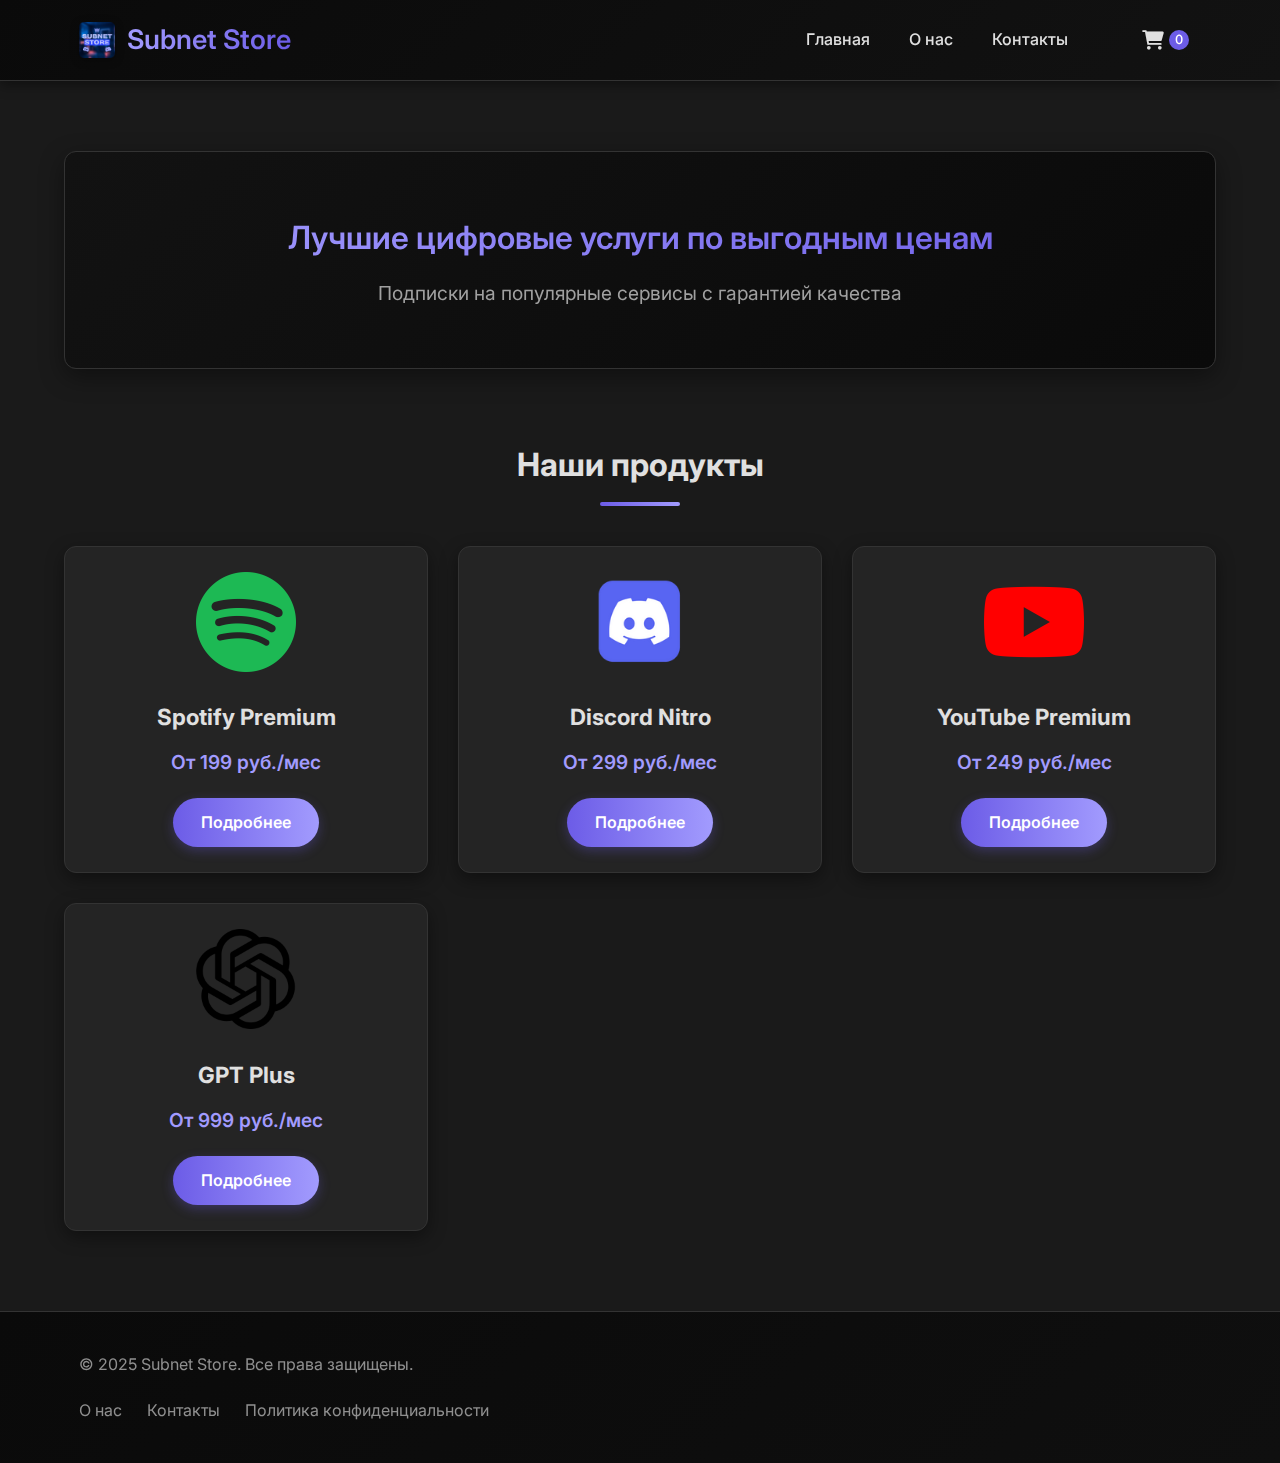
<file: index.html>
<!DOCTYPE html>
<html lang="ru">
<head>
    <meta charset="UTF-8">
    <meta name="viewport" content="width=device-width, initial-scale=1.0">
    <title>Subnet Store - Магазин цифровых услуг</title>
    <link rel="stylesheet" href="css/style.css">
    <link rel="icon" href="favicon.ico" type="image/x-icon">
<link rel="preconnect" href="https://fonts.googleapis.com">
<link rel="preconnect" href="https://fonts.gstatic.com" crossorigin>
<link href="https://fonts.googleapis.com/css2?family=Inter:wght@400;500;600;700&display=swap" rel="stylesheet">
<link rel="stylesheet" href="https://cdnjs.cloudflare.com/ajax/libs/font-awesome/6.0.0/css/all.min.css">
<meta name="theme-color" content="#121212">
</head>
<body>
    <header>
  <div class="container">
    <div class="header-content">
      <div class="logo">
        <img src="images/logo.png" alt="Subnet Store">
        <h1>Subnet Store</h1>
      </div>
      <nav>
        <ul>
          <li><a href="index.html">Главная</a></li>
          <li><a href="about.html">О нас</a></li>
          <li><a href="contacts.html">Контакты</a></li>
        </ul>
        <div class="cart-wrapper">
          <a href="cart.html" class="cart-link">
            <i class="fas fa-shopping-cart"></i>
            <span id="cart-count">0</span>
          </a>
          <div class="cart-dropdown">
            <div id="cart-items"></div>
            <div class="cart-total">Итого: <span id="cart-total">0</span></div>
            <a href="checkout.html" class="btn">Оформить заказ</a>
          </div>
        </div>
      </nav>
    </div>
  </div>
</header>

    <main class="container">
        <section class="hero">
            <h2>Лучшие цифровые услуги по выгодным ценам</h2>
            <p>Подписки на популярные сервисы с гарантией качества</p>
        </section>

        <section class="products">
            <h2>Наши продукты</h2>
            <div class="product-grid">
                <div class="product-card" data-id="spotify">
                    <img src="images/spotify-icon.png" alt="Spotify Premium">
                    <h3>Spotify Premium</h3>
                    <p>От 199 руб./мес</p>
                    <a href="products/spotify.html" class="btn">Подробнее</a>
                </div>
                <div class="product-card" data-id="discord">
                    <img src="images/discord-icon.png" alt="Discord Nitro">
                    <h3>Discord Nitro</h3>
                    <p>От 299 руб./мес</p>
                    <a href="products/discord.html" class="btn">Подробнее</a>
                </div>
                <div class="product-card" data-id="youtube">
                    <img src="images/youtube-icon.png" alt="YouTube Premium">
                    <h3>YouTube Premium</h3>
                    <p>От 249 руб./мес</p>
                    <a href="products/youtube.html" class="btn">Подробнее</a>
                </div>
                <div class="product-card" data-id="gpt">
                    <img src="images/gpt-icon.png" alt="GPT Plus">
                    <h3>GPT Plus</h3>
                    <p>От 999 руб./мес</p>
                    <a href="products/gpt.html" class="btn">Подробнее</a>
                </div>
            </div>
        </section>
    </main>

    <footer>
        <div class="container">
            <p>&copy; 2025 Subnet Store. Все права защищены.</p>
            <div class="footer-links">
                <a href="about.html">О нас</a>
                <a href="contacts.html">Контакты</a>
                <a href="privacy.html">Политика конфиденциальности</a>
            </div>
        </div>
    </footer>

    <script src="js/script.js"></script>
</body>
</html>
</file>
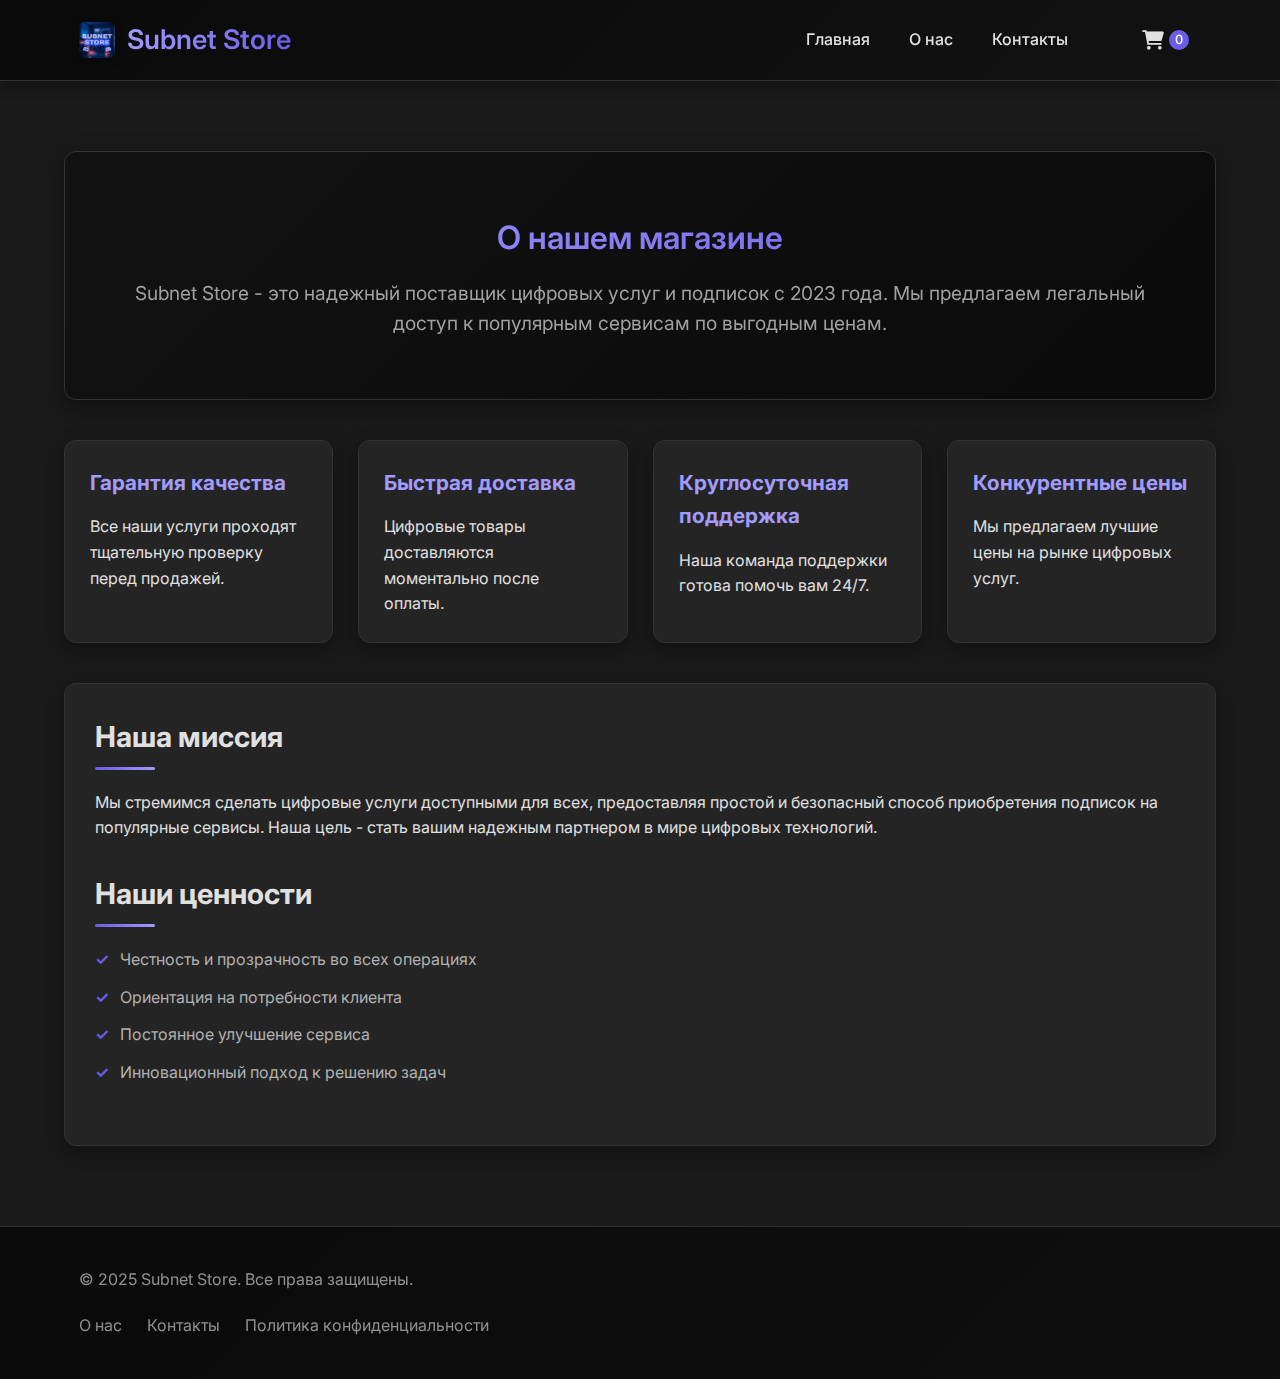
<file: about.html>
<!DOCTYPE html>
<html lang="ru">
<head>
    <meta charset="UTF-8">
    <meta name="viewport" content="width=device-width, initial-scale=1.0">
    <title>О нас - Subnet Store</title>
    <link rel="stylesheet" href="css/style.css">
    <link rel="preconnect" href="https://fonts.googleapis.com">
    <link rel="preconnect" href="https://fonts.gstatic.com" crossorigin>
    <link href="https://fonts.googleapis.com/css2?family=Inter:wght@400;500;600;700&display=swap" rel="stylesheet">
    <link rel="stylesheet" href="https://cdnjs.cloudflare.com/ajax/libs/font-awesome/6.0.0/css/all.min.css">
    <meta name="theme-color" content="#121212">
</head>
<body>
    <header>
        <div class="container">
            <div class="header-content">
                <div class="logo">
                    <img src="images/logo.png" alt="Subnet Store">
                    <h1>Subnet Store</h1>
                </div>
                <nav>
                    <ul>
                        <li><a href="index.html">Главная</a></li>
                        <li><a href="about.html">О нас</a></li>
                        <li><a href="contacts.html">Контакты</a></li>
                    </ul>
                    <div class="cart-wrapper">
                        <a href="cart.html" class="cart-link">
                            <i class="fas fa-shopping-cart"></i>
                            <span id="cart-count">0</span>
                        </a>
                        <div class="cart-dropdown">
                            <div id="cart-items"></div>
                            <div class="cart-total">Итого: <span id="cart-total">0</span></div>
                            <a href="checkout.html" class="btn">Оформить заказ</a>
                        </div>
                    </div>
                </nav>
            </div>
        </div>
    </header>

    <main class="container">
        <section class="about-section hero">
            <h2>О нашем магазине</h2>
            <p>Subnet Store - это надежный поставщик цифровых услуг и подписок с 2023 года. Мы предлагаем легальный доступ к популярным сервисам по выгодным ценам.</p>
        </section>

        <section class="features-grid">
            <div class="feature-card">
                <h4>Гарантия качества</h4>
                <p>Все наши услуги проходят тщательную проверку перед продажей.</p>
            </div>
            <div class="feature-card">
                <h4>Быстрая доставка</h4>
                <p>Цифровые товары доставляются моментально после оплаты.</p>
            </div>
            <div class="feature-card">
                <h4>Круглосуточная поддержка</h4>
                <p>Наша команда поддержки готова помочь вам 24/7.</p>
            </div>
            <div class="feature-card">
                <h4>Конкурентные цены</h4>
                <p>Мы предлагаем лучшие цены на рынке цифровых услуг.</p>
            </div>
        </section>

        <section class="description">
            <h3>Наша миссия</h3>
            <p>Мы стремимся сделать цифровые услуги доступными для всех, предоставляя простой и безопасный способ приобретения подписок на популярные сервисы. Наша цель - стать вашим надежным партнером в мире цифровых технологий.</p>
            
            <h3 style="margin-top: 30px;">Наши ценности</h3>
            <ul class="features">
                <li>Честность и прозрачность во всех операциях</li>
                <li>Ориентация на потребности клиента</li>
                <li>Постоянное улучшение сервиса</li>
                <li>Инновационный подход к решению задач</li>
            </ul>
        </section>
    </main>

    <footer>
        <div class="container">
            <p>&copy; 2025 Subnet Store. Все права защищены.</p>
            <div class="footer-links">
                <a href="about.html">О нас</a>
                <a href="contacts.html">Контакты</a>
                <a href="privacy.html">Политика конфиденциальности</a>
            </div>
        </div>
    </footer>

    <script src="js/script.js"></script>
</body>
</html>
</file>
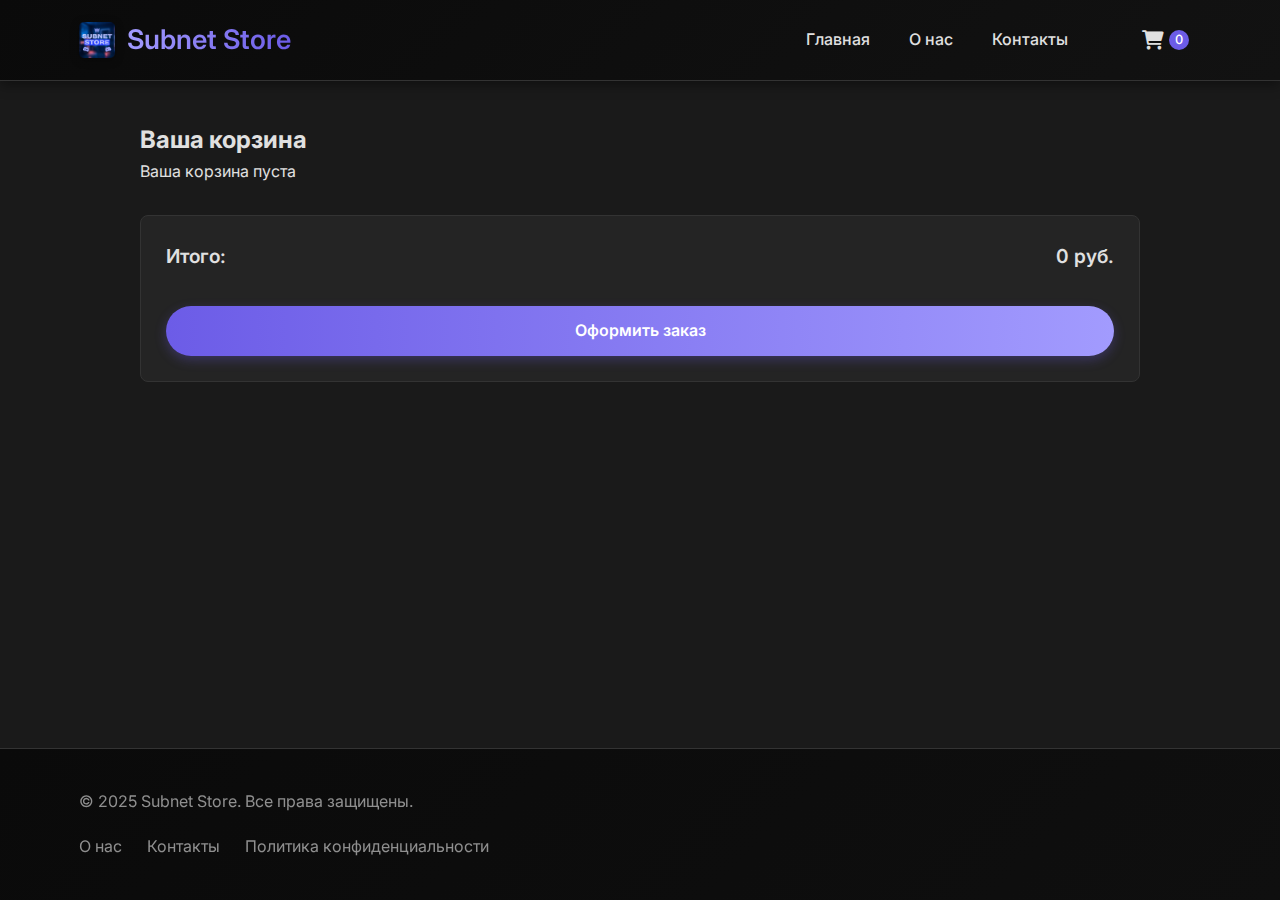
<file: cart.html>
<!DOCTYPE html>
<html lang="ru">
<head>
    <meta charset="UTF-8">
    <meta name="viewport" content="width=device-width, initial-scale=1.0">
    <title>Корзина - Subnet Store</title>
    <link rel="stylesheet" href="css/style.css">
    <link rel="icon" href="favicon.ico" type="image/x-icon">
    <link rel="preconnect" href="https://fonts.googleapis.com">
    <link rel="preconnect" href="https://fonts.gstatic.com" crossorigin>
    <link href="https://fonts.googleapis.com/css2?family=Inter:wght@400;500;600;700&display=swap" rel="stylesheet">
    <link rel="stylesheet" href="https://cdnjs.cloudflare.com/ajax/libs/font-awesome/6.0.0/css/all.min.css">
    <meta name="theme-color" content="#121212">
</head>
<body>
    <header>
        <div class="container">
            <div class="header-content">
                <div class="logo">
                    <img src="images/logo.png" alt="Subnet Store">
                    <h1>Subnet Store</h1>
                </div>
                <nav>
                    <ul>
                        <li><a href="index.html">Главная</a></li>
                        <li><a href="about.html">О нас</a></li>
                        <li><a href="contacts.html">Контакты</a></li>
                    </ul>
                    <div class="cart-wrapper">
                        <a href="cart.html" class="cart-link">
                            <i class="fas fa-shopping-cart"></i>
                            <span id="cart-count">0</span>
                        </a>
                        <div class="cart-dropdown">
                            <div id="cart-items"></div>
                            <div class="cart-total">Итого: <span id="cart-total">0</span></div>
                            <a href="checkout.html" class="btn">Оформить заказ</a>
                        </div>
                    </div>
                </nav>
            </div>
        </div>
    </header>
    
    <main class="container cart-page">
        <h2>Ваша корзина</h2>
        
        <div id="cart-items-list" class="cart-items">
            <!-- Товары будут добавляться через JS -->
        </div>
        
        <div class="cart-summary">
            <div class="summary-row total">
                <span>Итого:</span>
                <span id="cart-subtotal">0</span>
            </div>
            
            <a href="checkout.html" class="btn checkout-btn">Оформить заказ</a>
        </div>
    </main>

    <footer>
        <div class="container">
            <p>&copy; 2025 Subnet Store. Все права защищены.</p>
            <div class="footer-links">
                <a href="about.html">О нас</a>
                <a href="contacts.html">Контакты</a>
                <a href="privacy.html">Политика конфиденциальности</a>
            </div>
        </div>
    </footer>
    
    <script src="js/script.js"></script>
</body>
</html>
</file>
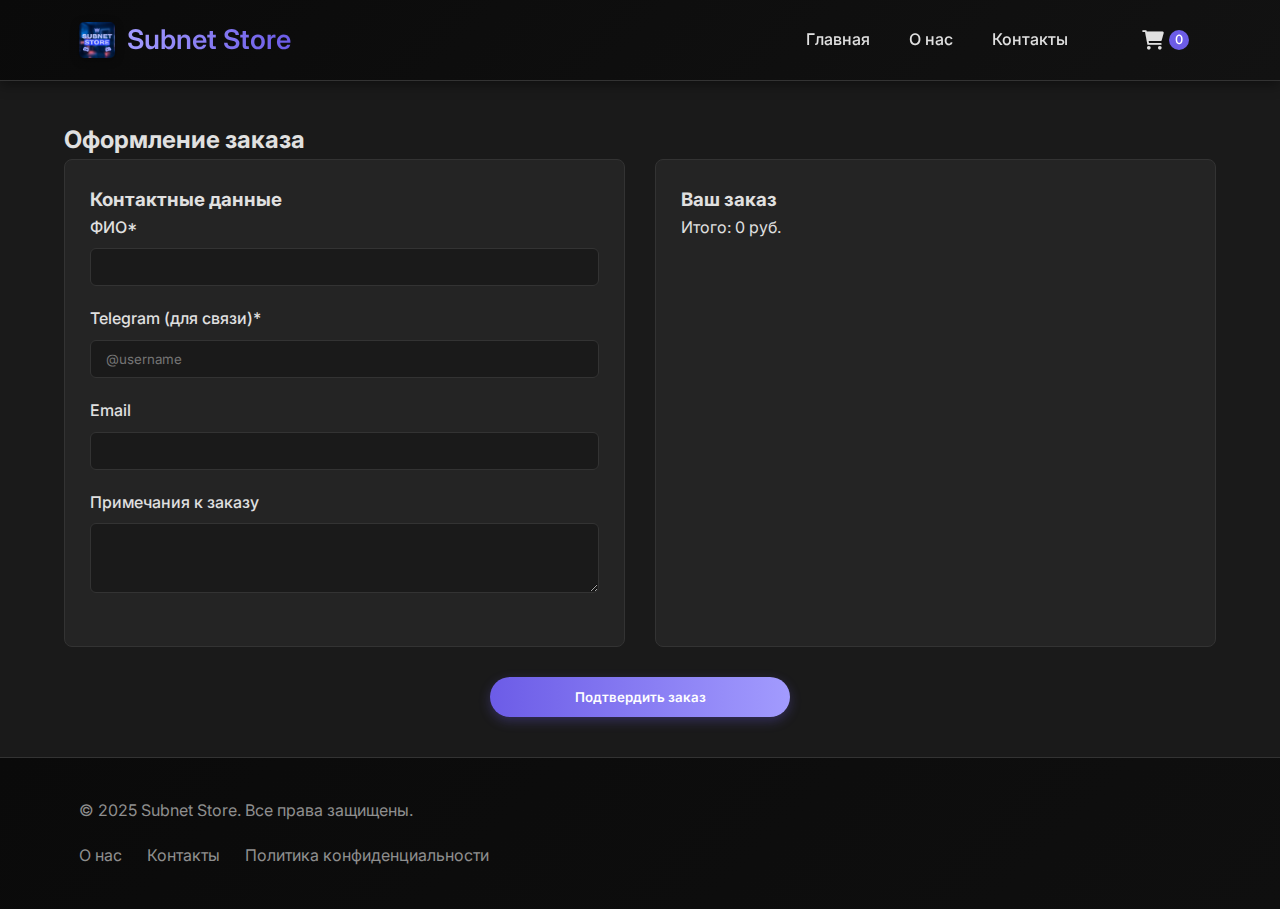
<file: checkout.html>
<!DOCTYPE html>
<html lang="ru">
<head>
    <meta charset="UTF-8">
    <meta name="viewport" content="width=device-width, initial-scale=1.0">
    <title>Оформление заказа - Subnet Store</title>
    <link rel="stylesheet" href="css/style.css">
    <link rel="icon" href="favicon.ico" type="image/x-icon">
    <link rel="preconnect" href="https://fonts.googleapis.com">
    <link rel="preconnect" href="https://fonts.gstatic.com" crossorigin>
    <link href="https://fonts.googleapis.com/css2?family=Inter:wght@400;500;600;700&display=swap" rel="stylesheet">
    <link rel="stylesheet" href="https://cdnjs.cloudflare.com/ajax/libs/font-awesome/6.0.0/css/all.min.css">
    <meta name="theme-color" content="#121212">
</head>
<body>
    <header>
        <div class="container">
            <div class="header-content">
                <div class="logo">
                    <img src="images/logo.png" alt="Subnet Store">
                    <h1>Subnet Store</h1>
                </div>
                <nav>
                    <ul>
                        <li><a href="index.html">Главная</a></li>
                        <li><a href="about.html">О нас</a></li>
                        <li><a href="contacts.html">Контакты</a></li>
                    </ul>
                    <div class="cart-wrapper">
                        <a href="cart.html" class="cart-link">
                            <i class="fas fa-shopping-cart"></i>
                            <span id="cart-count">0</span>
                        </a>
                        <div class="cart-dropdown">
                            <div id="cart-items"></div>
                            <div class="cart-total">Итого: <span id="cart-total">0</span></div>
                            <a href="checkout.html" class="btn">Оформить заказ</a>
                        </div>
                    </div>
                </nav>
            </div>
        </div>
    </header>

    <main class="container checkout-page">
        <h2>Оформление заказа</h2>
        
        <div class="checkout-grid">
            <section class="checkout-form">
                <h3>Контактные данные</h3>
                <form id="order-form">
                    <div class="form-group">
                        <label for="name">ФИО*</label>
                        <input type="text" id="name" required>
                    </div>
                    
                    <div class="form-group">
                        <label for="telegram">Telegram (для связи)*</label>
                        <input type="text" id="telegram" placeholder="@username" required>
                    </div>

                    <div class="form-group">
                        <label for="email">Email</label>
                        <input type="email" id="email">
                    </div>
                    
                    <div class="form-group">
                        <label for="notes">Примечания к заказу</label>
                        <textarea id="notes" rows="3"></textarea>
                    </div>
                </form>
            </section>
            
            <section class="order-summary">
                <h3>Ваш заказ</h3>
                <div id="checkout-items">
                    <!-- Товары будут добавляться через JS -->
                </div>
                <div class="summary-total">
                    <span>Итого:</span>
                    <span id="checkout-total">0</span>
                </div>
            </section>
        </div>
        
        <button type="submit" form="order-form" class="btn submit-order">Подтвердить заказ</button>
    </main>

    <footer>
        <div class="container">
            <p>&copy; 2025 Subnet Store. Все права защищены.</p>
            <div class="footer-links">
                <a href="about.html">О нас</a>
                <a href="contacts.html">Контакты</a>
                <a href="privacy.html">Политика конфиденциальности</a>
            </div>
        </div>
    </footer>
    
    <script src="js/script.js"></script>
</body>
</html>
</file>
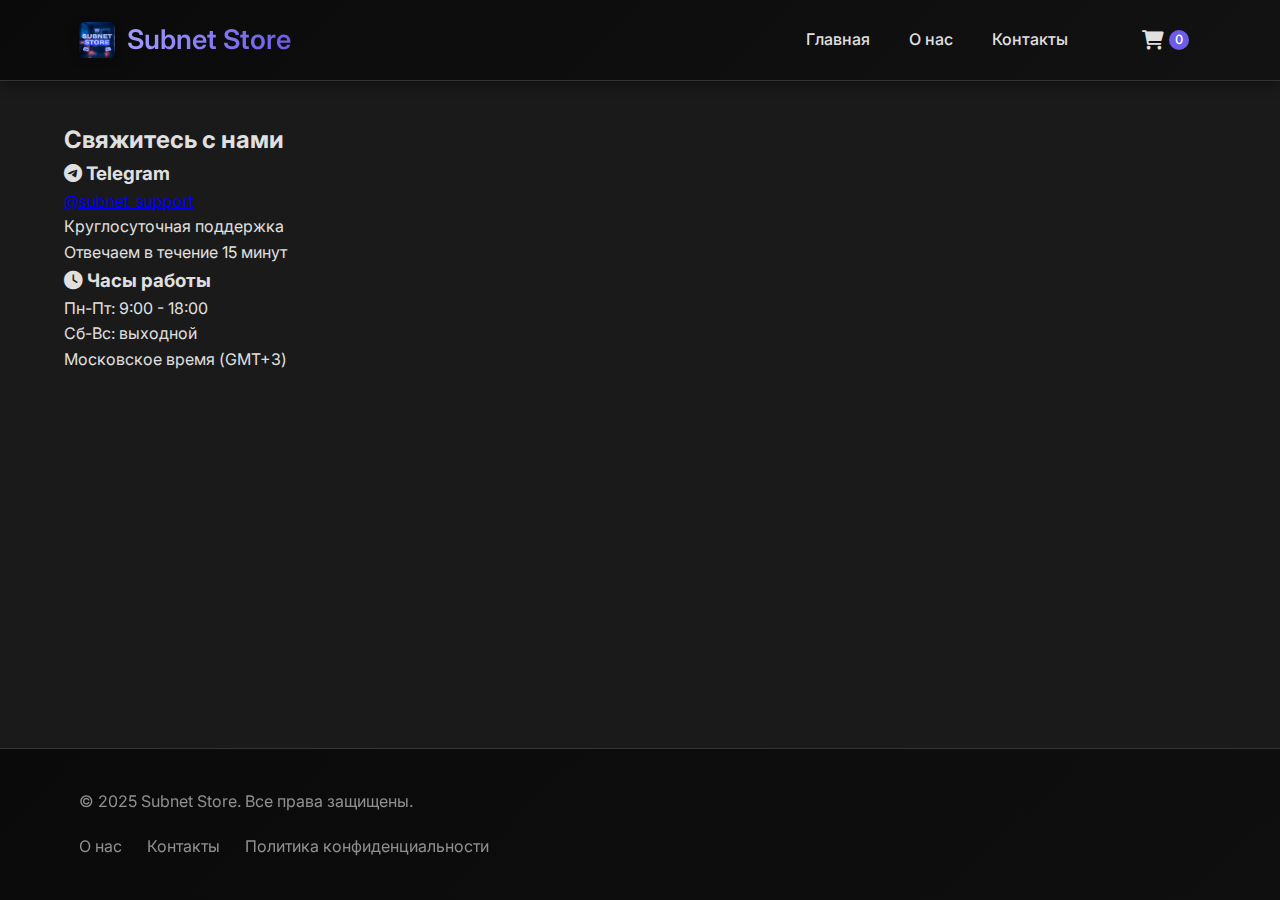
<file: contacts.html>
<!DOCTYPE html>
<html lang="ru">
<head>
    <meta charset="UTF-8">
    <meta name="viewport" content="width=device-width, initial-scale=1.0">
    <title>Контакты - Subnet Store</title>
    <link rel="stylesheet" href="css/style.css">
    <link rel="preconnect" href="https://fonts.googleapis.com">
    <link rel="preconnect" href="https://fonts.gstatic.com" crossorigin>
    <link href="https://fonts.googleapis.com/css2?family=Inter:wght@400;500;600;700&display=swap" rel="stylesheet">
    <link rel="stylesheet" href="https://cdnjs.cloudflare.com/ajax/libs/font-awesome/6.0.0/css/all.min.css">
    <meta name="theme-color" content="#121212">

</head>
<body>
    <header>
        <div class="container">
            <div class="header-content">
                <div class="logo">
                    <img src="images/logo.png" alt="Subnet Store">
                    <h1>Subnet Store</h1>
                </div>
                <nav>
                    <ul>
                        <li><a href="index.html">Главная</a></li>
                        <li><a href="about.html">О нас</a></li>
                        <li><a href="contacts.html">Контакты</a></li>
                    </ul>
                    <div class="cart-wrapper">
                        <a href="cart.html" class="cart-link">
                            <i class="fas fa-shopping-cart"></i>
                            <span id="cart-count">0</span>
                        </a>
                        <div class="cart-dropdown">
                            <div id="cart-items"></div>
                            <div class="cart-total">Итого: <span id="cart-total">0</span></div>
                            <a href="checkout.html" class="btn">Оформить заказ</a>
                        </div>
                    </div>
                </nav>
            </div>
        </div>
    </header>

    <main class="container">
        <section class="contact-section">
            <h2>Свяжитесь с нами</h2>
            
            <div class="contact-methods">
                <div class="contact-card">
                    <h3><i class="fab fa-telegram"></i> Telegram</h3>
                    <a href="https://t.me/subnet_support" target="_blank">@subnet_support</a>
                    <p>Круглосуточная поддержка</p>
                    <p>Отвечаем в течение 15 минут</p>
                </div>

                <div class="contact-card">
                    <h3><i class="fas fa-clock"></i> Часы работы</h3>
                    <p>Пн-Пт: 9:00 - 18:00</p>
                    <p>Сб-Вс: выходной</p>
                    <p>Московское время (GMT+3)</p>
                </div>
            </div>
        </section>
    </main>

    <footer>
        <div class="container">
            <p>&copy; 2025 Subnet Store. Все права защищены.</p>
            <div class="footer-links">
                <a href="about.html">О нас</a>
                <a href="contacts.html">Контакты</a>
                <a href="privacy.html">Политика конфиденциальности</a>
            </div>
        </div>
    </footer>

    <script src="js/script.js"></script>
    <script>
        // Обработка формы обратной связи
        document.getElementById('contact-form').addEventListener('submit', function(e) {
            e.preventDefault();
            
            // Здесь можно добавить отправку формы
            alert('Спасибо за ваше сообщение! Мы свяжемся с вами в ближайшее время.');
            this.reset();
        });
    </script>
</body>
</html>
</file>
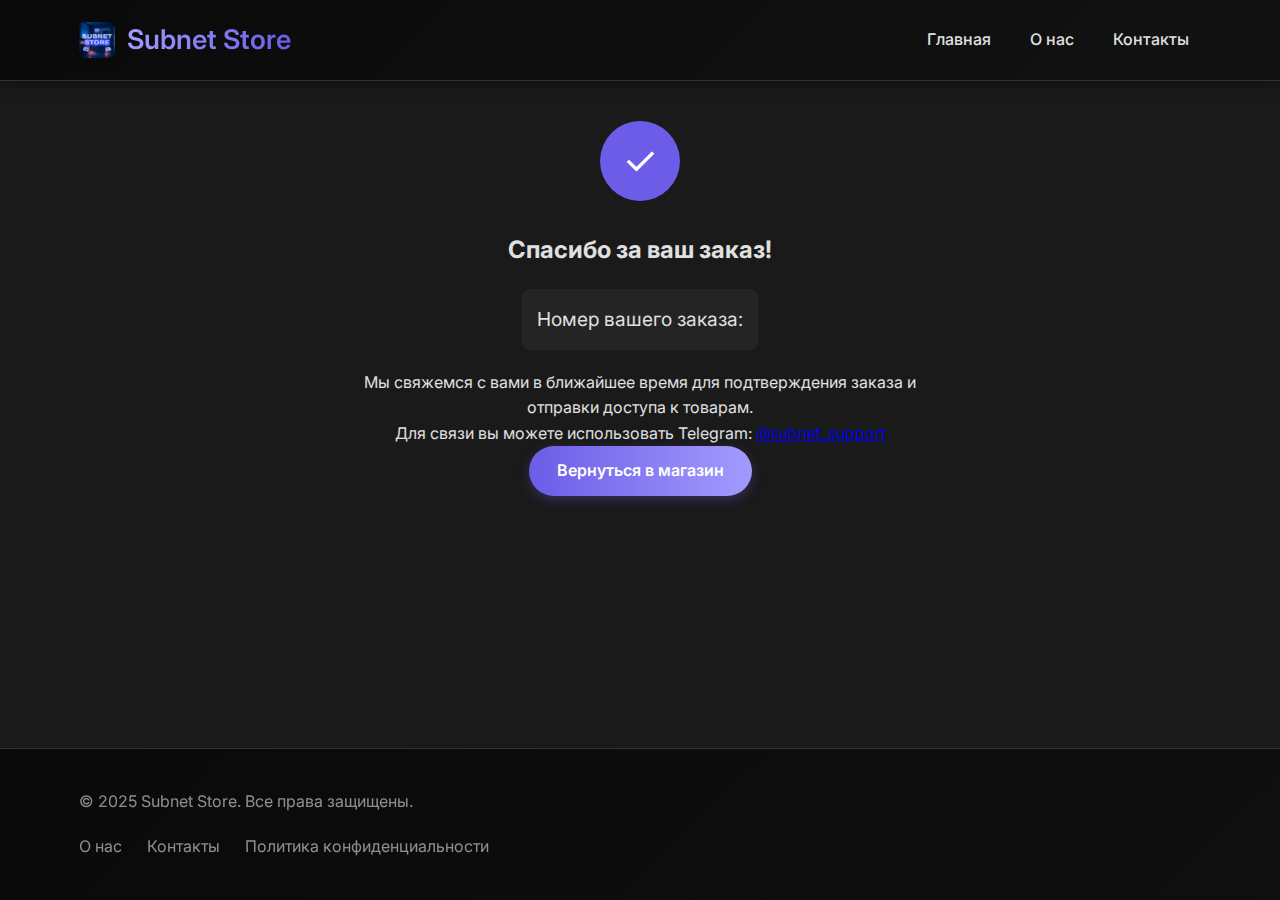
<file: order-success.html>
<!DOCTYPE html>
<html lang="ru">
<head>
    <meta charset="UTF-8">
    <meta name="viewport" content="width=device-width, initial-scale=1.0">
    <title>Заказ принят - Subnet Store</title>
    <link rel="stylesheet" href="css/style.css">
    <link rel="icon" href="favicon.ico" type="image/x-icon">
    <link rel="preconnect" href="https://fonts.googleapis.com">
    <link rel="preconnect" href="https://fonts.gstatic.com" crossorigin>
    <link href="https://fonts.googleapis.com/css2?family=Inter:wght@400;500;600;700&display=swap" rel="stylesheet">
    <link rel="stylesheet" href="https://cdnjs.cloudflare.com/ajax/libs/font-awesome/6.0.0/css/all.min.css">
    <meta name="theme-color" content="#121212">
</head>
<body>
    <header>
        <div class="container">
            <div class="header-content">
                <div class="logo">
                    <img src="images/logo.png" alt="Subnet Store">
                    <h1>Subnet Store</h1>
                </div>
                <nav>
                    <ul>
                        <li><a href="index.html">Главная</a></li>
                        <li><a href="about.html">О нас</a></li>
                        <li><a href="contacts.html">Контакты</a></li>
                    </ul>
                </nav>
            </div>
        </div>
    </header>

    <main class="container order-success">
        <div class="success-icon">✓</div>
        <h2>Спасибо за ваш заказ!</h2>
        <p class="order-id">Номер вашего заказа: <span id="order-id"></span></p>
        <p>Мы свяжемся с вами в ближайшее время для подтверждения заказа и отправки доступа к товарам.</p>
        <p>Для связи вы можете использовать Telegram: <a href="https://t.me/subnet_support">@subnet_support</a></p>
        <a href="index.html" class="btn">Вернуться в магазин</a>
    </main>

    <footer>
        <div class="container">
            <p>&copy; 2025 Subnet Store. Все права защищены.</p>
            <div class="footer-links">
                <a href="about.html">О нас</a>
                <a href="contacts.html">Контакты</a>
                <a href="privacy.html">Политика конфиденциальности</a>
            </div>
        </div>
    </footer>
    
    <script src="js/script.js"></script>
</body>
</html>
</file>
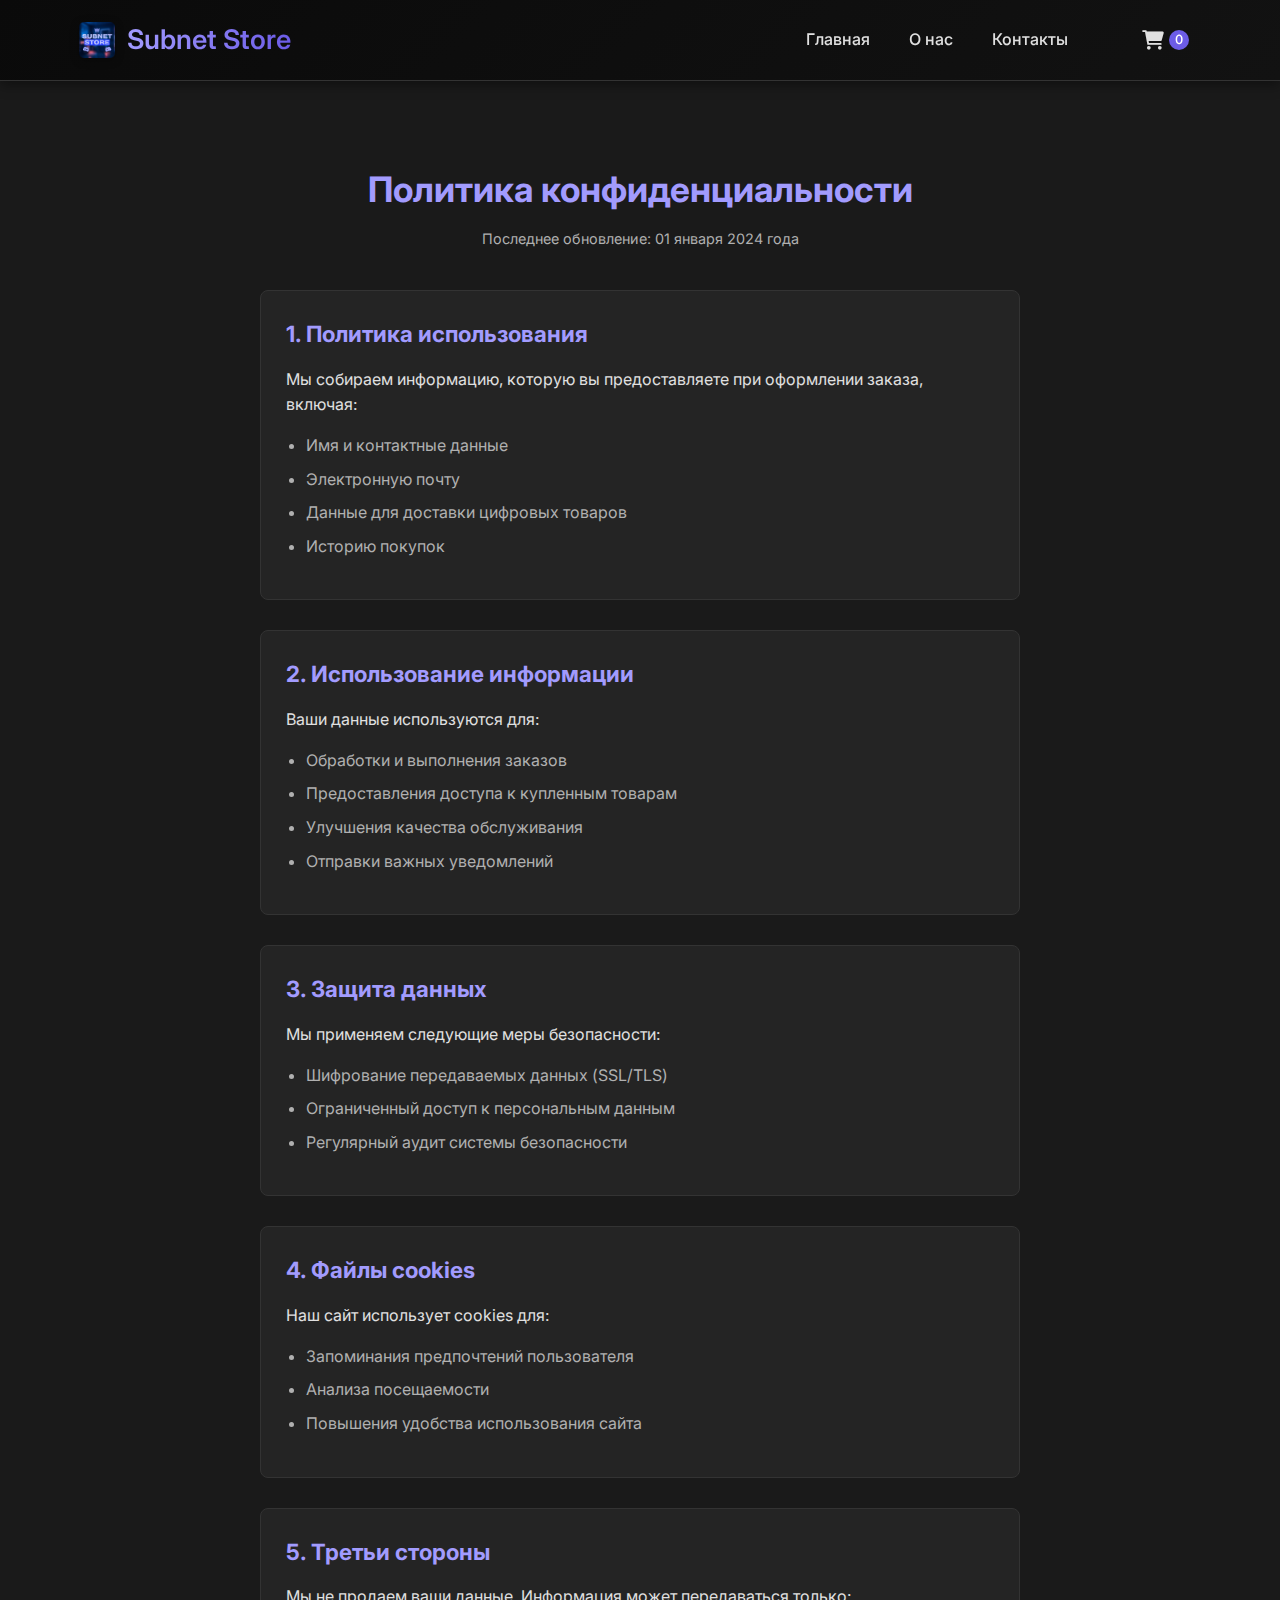
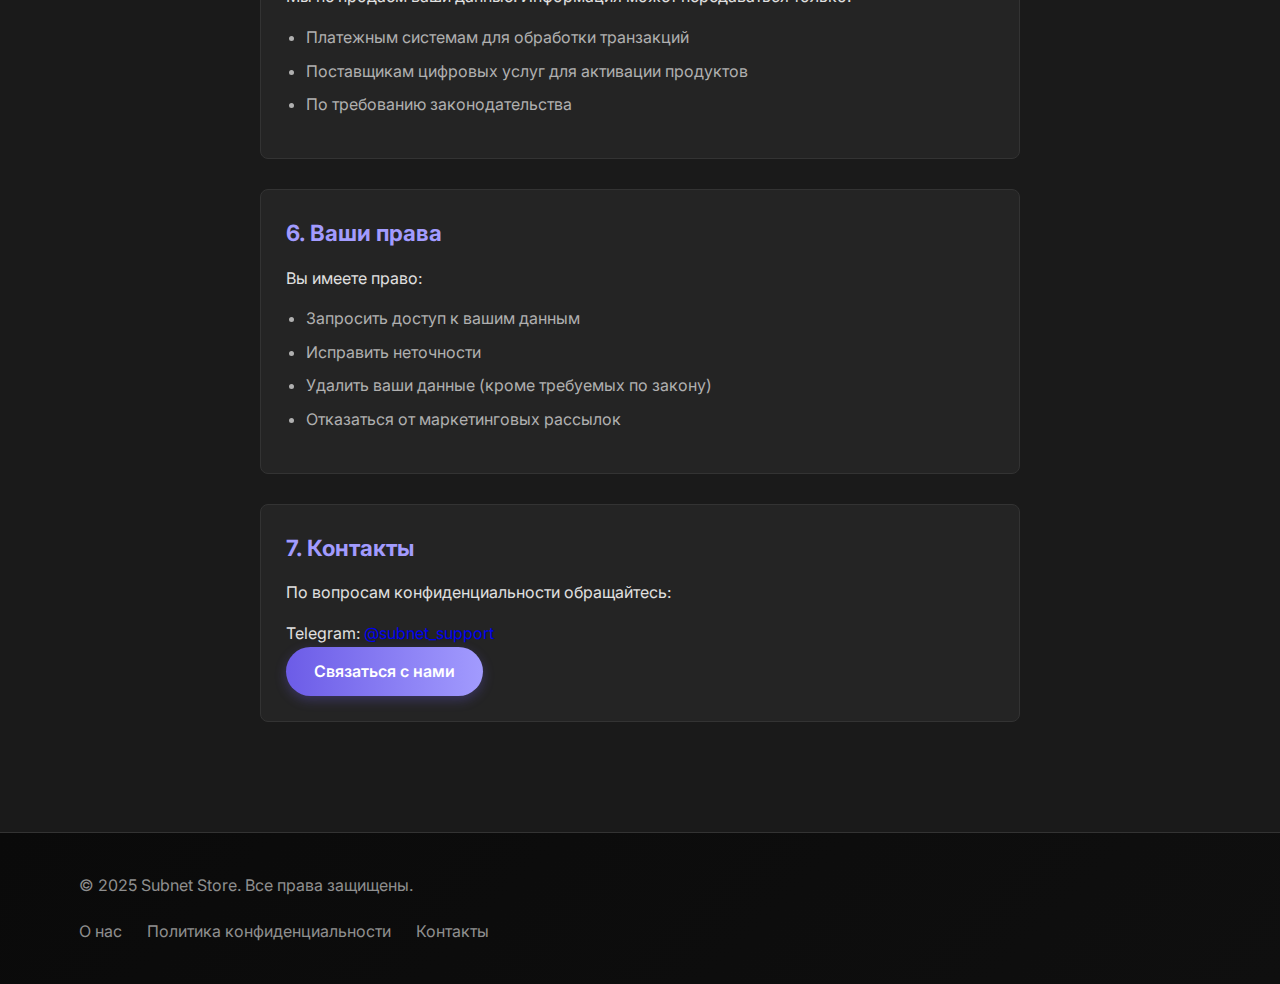
<file: privacy.html>
<!DOCTYPE html>
<html lang="ru">
<head>
    <meta charset="UTF-8">
    <meta name="viewport" content="width=device-width, initial-scale=1.0">
    <title>Политика конфиденциальности - Subnet Store</title>
    <link rel="stylesheet" href="css/style.css">
    <link rel="preconnect" href="https://fonts.googleapis.com">
    <link rel="preconnect" href="https://fonts.gstatic.com" crossorigin>
    <link href="https://fonts.googleapis.com/css2?family=Inter:wght@400;500;600;700&display=swap" rel="stylesheet">
    <link rel="stylesheet" href="https://cdnjs.cloudflare.com/ajax/libs/font-awesome/6.0.0/css/all.min.css">
    <meta name="theme-color" content="#121212">
</head>
<body>
    <header>
        <div class="container">
            <div class="header-content">
                <div class="logo">
                    <img src="images/logo.png" alt="Subnet Store">
                    <h1>Subnet Store</h1>
                </div>
                <nav>
                    <ul>
                        <li><a href="index.html">Главная</a></li>
                        <li><a href="about.html">О нас</a></li>
                        <li><a href="contacts.html">Контакты</a></li>
                    </ul>
                    <div class="cart-wrapper">
                        <a href="cart.html" class="cart-link">
                            <i class="fas fa-shopping-cart"></i>
                            <span id="cart-count">0</span>
                        </a>
                        <div class="cart-dropdown">
                            <div id="cart-items"></div>
                            <div class="cart-total">Итого: <span id="cart-total">0</span></div>
                            <a href="checkout.html" class="btn">Оформить заказ</a>
                        </div>
                    </div>
                </nav>
            </div>
        </div>
    </header>

    <main class="container">
        <section class="privacy-policy">
            <h2>Политика конфиденциальности</h2>
            <p class="last-updated">Последнее обновление: 01 января 2024 года</p>
            
            <article>
                <h3>1. Политика использования</h3>
                <p>Мы собираем информацию, которую вы предоставляете при оформлении заказа, включая:</p>
                <ul>
                    <li>Имя и контактные данные</li>
                    <li>Электронную почту</li>
                    <li>Данные для доставки цифровых товаров</li>
                    <li>Историю покупок</li>
                </ul>
            </article>

            <article>
                <h3>2. Использование информации</h3>
                <p>Ваши данные используются для:</p>
                <ul>
                    <li>Обработки и выполнения заказов</li>
                    <li>Предоставления доступа к купленным товарам</li>
                    <li>Улучшения качества обслуживания</li>
                    <li>Отправки важных уведомлений</li>
                </ul>
            </article>

            <article>
                <h3>3. Защита данных</h3>
                <p>Мы применяем следующие меры безопасности:</p>
                <ul>
                    <li>Шифрование передаваемых данных (SSL/TLS)</li>
                    <li>Ограниченный доступ к персональным данным</li>
                    <li>Регулярный аудит системы безопасности</li>
                </ul>
            </article>

            <article>
                <h3>4. Файлы cookies</h3>
                <p>Наш сайт использует cookies для:</p>
                <ul>
                    <li>Запоминания предпочтений пользователя</li>
                    <li>Анализа посещаемости</li>
                    <li>Повышения удобства использования сайта</li>
                </ul>
            </article>

            <article>
                <h3>5. Третьи стороны</h3>
                <p>Мы не продаем ваши данные. Информация может передаваться только:</p>
                <ul>
                    <li>Платежным системам для обработки транзакций</li>
                    <li>Поставщикам цифровых услуг для активации продуктов</li>
                    <li>По требованию законодательства</li>
                </ul>
            </article>

            <article>
                <h3>6. Ваши права</h3>
                <p>Вы имеете право:</p>
                <ul>
                    <li>Запросить доступ к вашим данным</li>
                    <li>Исправить неточности</li>
                    <li>Удалить ваши данные (кроме требуемых по закону)</li>
                    <li>Отказаться от маркетинговых рассылок</li>
                </ul>
            </article>

            <article>
                <h3>7. Контакты</h3>
                <p>По вопросам конфиденциальности обращайтесь:</p>
                <address>
                    <p>Telegram: <a href="https://t.me/subnet_support">@subnet_support</a></p>
                </address>
            <a href="contacts.html" class="btn">Связаться с нами</a>
            </article>
        </section>
    </main>

    <footer>
        <div class="container">
            <p>&copy; 2025 Subnet Store. Все права защищены.</p>
            <div class="footer-links">
                <a href="about.html">О нас</a>
                <a href="privacy.html">Политика конфиденциальности</a>
                <a href="contacts.html">Контакты</a>
            </div>
        </div>
    </footer>

    <script src="js/script.js"></script>
</body>
</html>
</file>
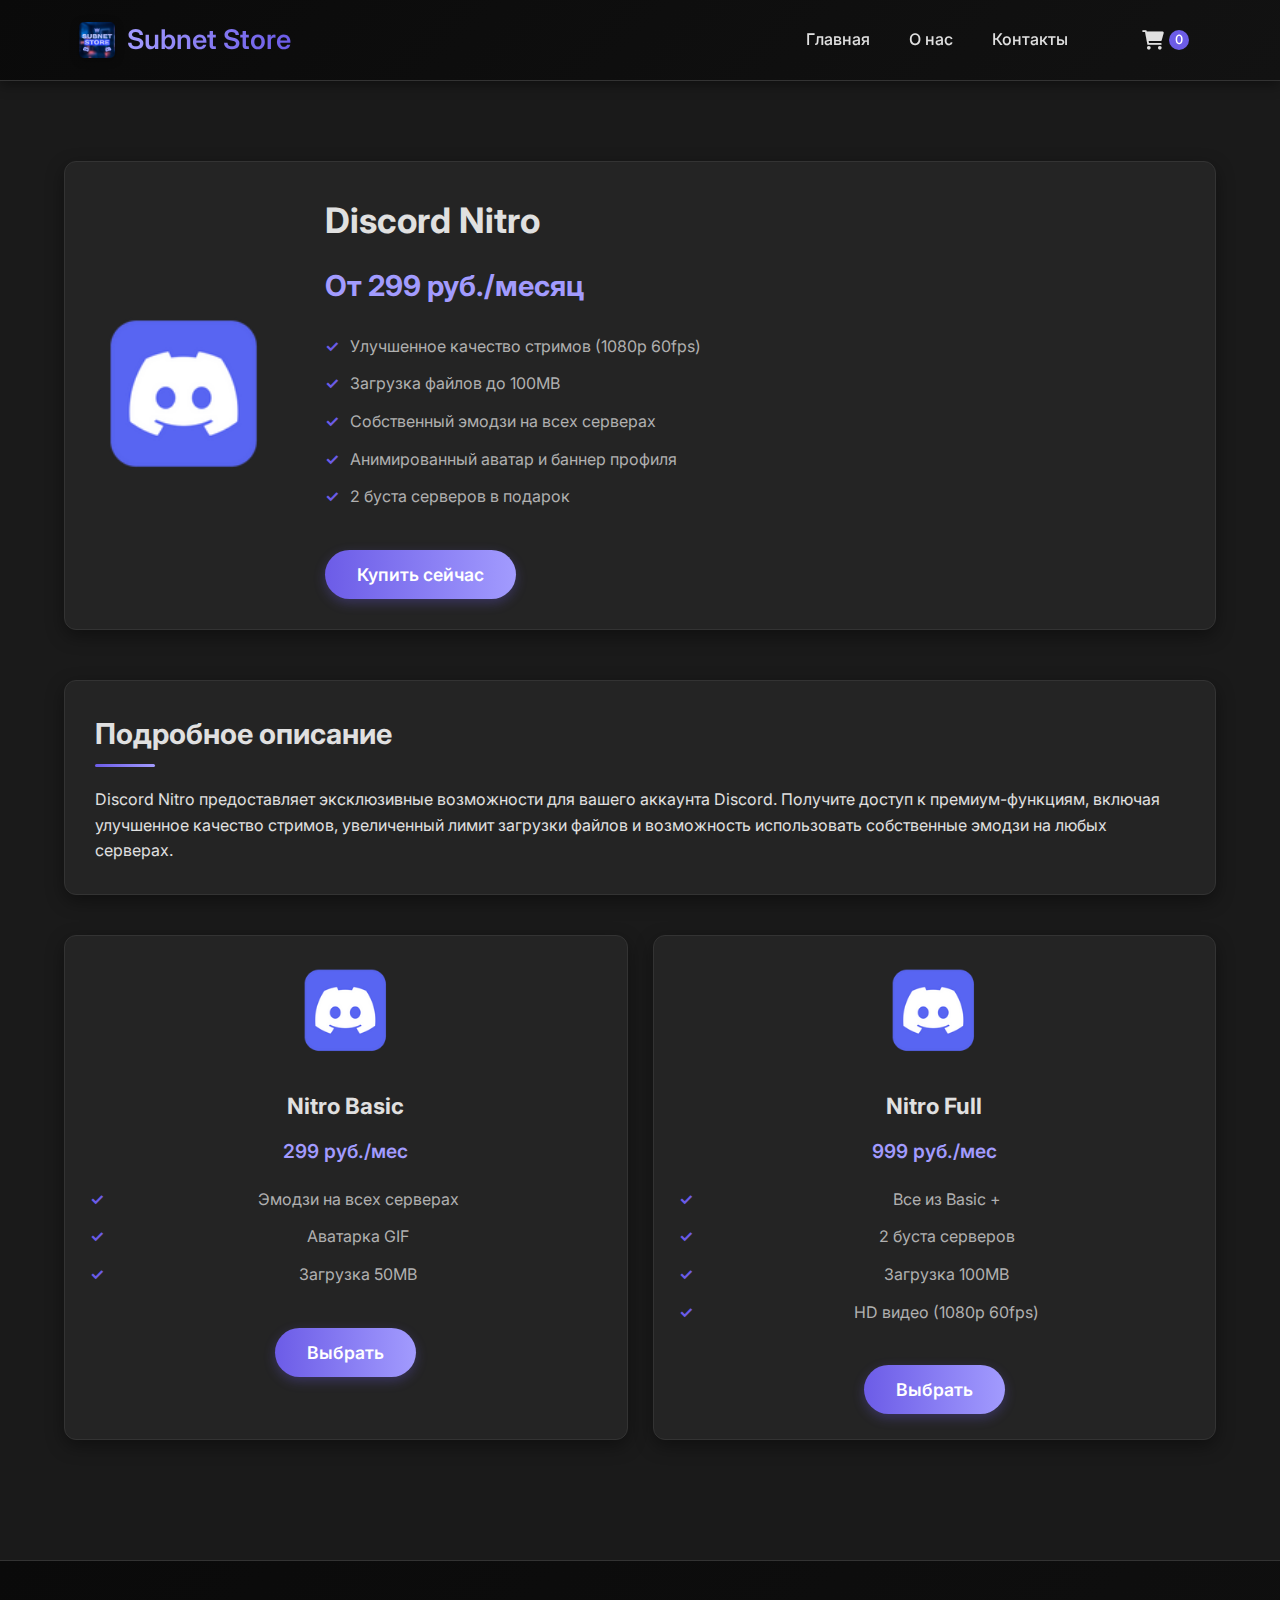
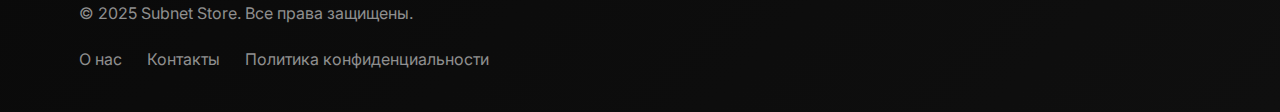
<file: products/discord.html>
<!DOCTYPE html>
<html lang="ru">
<head>
    <meta charset="UTF-8">
    <meta name="viewport" content="width=device-width, initial-scale=1.0">
    <title>Discord Nitro - Subnet Store</title>
    <link rel="stylesheet" href="../css/style.css">
    <link rel="preconnect" href="https://fonts.googleapis.com">
    <link rel="preconnect" href="https://fonts.gstatic.com" crossorigin>
    <link href="https://fonts.googleapis.com/css2?family=Inter:wght@400;500;600;700&display=swap" rel="stylesheet">
    <link rel="stylesheet" href="https://cdnjs.cloudflare.com/ajax/libs/font-awesome/6.0.0/css/all.min.css">
    <meta name="theme-color" content="#121212">
</head>
<body>
    <header>
        <div class="container">
            <div class="header-content">
                <div class="logo">
                    <img src="../images/logo.png" alt="Subnet Store">
                    <h1>Subnet Store</h1>
                </div>
                <nav>
                    <ul>
                        <li><a href="../index.html">Главная</a></li>
                        <li><a href="../about.html">О нас</a></li>
                        <li><a href="../contacts.html">Контакты</a></li>
                    </ul>
                    <div class="cart-wrapper">
                        <a href="../cart.html" class="cart-link">
                            <i class="fas fa-shopping-cart"></i>
                            <span id="cart-count">0</span>
                        </a>
                        <div class="cart-dropdown">
                            <div id="cart-items"></div>
                            <div class="cart-total">Итого: <span id="cart-total">0</span></div>
                            <a href="../checkout.html" class="btn">Оформить заказ</a>
                        </div>
                    </div>
                </nav>
            </div>
        </div>
    </header>

    <main class="container">
        <section class="product-page">
            <div class="product-details">
                <img src="../images/discord-icon.png" alt="Discord Nitro" class="product-image">
                <div class="product-info">
                    <h2>Discord Nitro</h2>
                    <p class="price">От 299 руб./месяц</p>
                    <ul class="features">
                        <li>Улучшенное качество стримов (1080p 60fps)</li>
                        <li>Загрузка файлов до 100MB</li>
                        <li>Собственный эмодзи на всех серверах</li>
                        <li>Анимированный аватар и баннер профиля</li>
                        <li>2 буста серверов в подарок</li>
                    </ul>
                    <button class="btn buy-btn">Купить сейчас</button>
                </div>
            </div>

            <section class="description">
                <h3>Подробное описание</h3>
                <p>Discord Nitro предоставляет эксклюзивные возможности для вашего аккаунта Discord. Получите доступ к премиум-функциям, включая улучшенное качество стримов, увеличенный лимит загрузки файлов и возможность использовать собственные эмодзи на любых серверах.</p>
            </section>

            <section class="plans">
                <!-- Nitro Basic -->
                <div class="product-card" data-id="discord-nitro-basic">
                    <img src="../images/discord-icon.png" alt="Discord Nitro Basic" class="product-image">
                    <h3>Nitro Basic</h3>
                    <p class="price">299 руб./мес</p>
                    <ul class="features">
                        <li>Эмодзи на всех серверах</li>
                        <li>Аватарка GIF</li>
                        <li>Загрузка 50MB</li>
                    </ul>
                    <button class="btn buy-btn">Выбрать</button>
                </div>
                
                <!-- Nitro Full -->
                <div class="product-card" data-id="discord-nitro-full">
                    <img src="../images/discord-icon.png" alt="Discord Nitro Full" class="product-image">
                    <h3>Nitro Full</h3>
                    <p class="price">999 руб./мес</p>
                    <ul class="features">
                        <li>Все из Basic +</li>
                        <li>2 буста серверов</li>
                        <li>Загрузка 100MB</li>
                        <li>HD видео (1080p 60fps)</li>
                    </ul>
                    <button class="btn buy-btn">Выбрать</button>
                </div>
            </section>
        </section>
    </main>

    <footer>
        <div class="container">
            <p>&copy; 2025 Subnet Store. Все права защищены.</p>
            <div class="footer-links">
                <a href="../about.html">О нас</a>
                <a href="../contacts.html">Контакты</a>
                <a href="../privacy.html">Политика конфиденциальности</a>
            </div>
        </div>
    </footer>

    <script src="../js/script.js"></script>
</body>
</html>
</file>
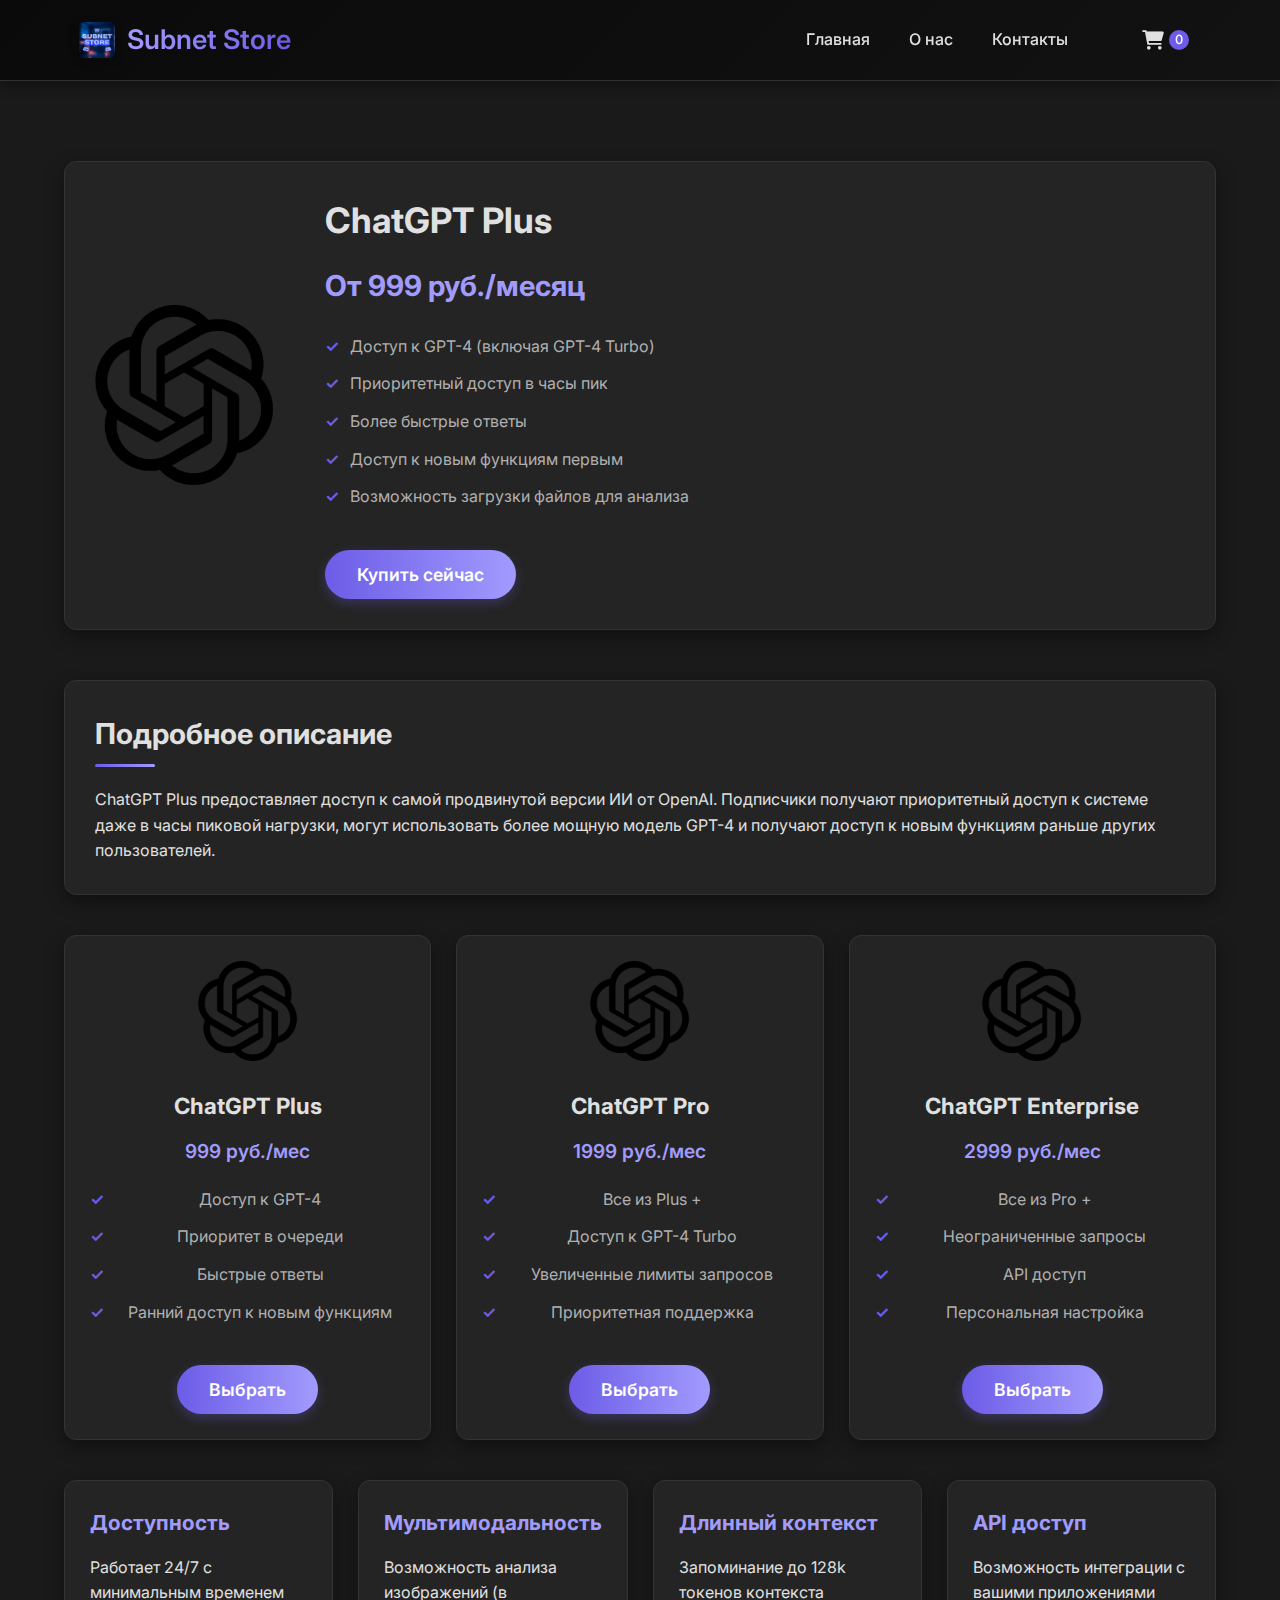
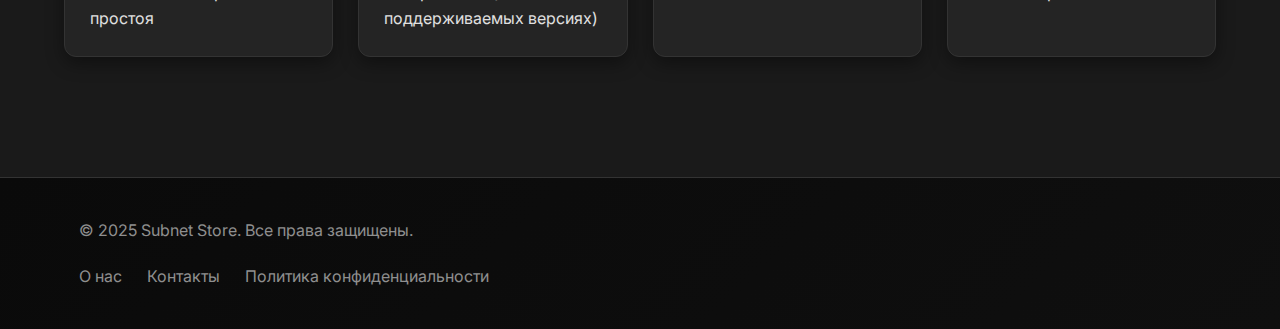
<file: products/gpt.html>
<!DOCTYPE html>
<html lang="ru">
<head>
    <meta charset="UTF-8">
    <meta name="viewport" content="width=device-width, initial-scale=1.0">
    <title>ChatGPT Plus - Subnet Store</title>
    <link rel="stylesheet" href="../css/style.css">
    <link rel="preconnect" href="https://fonts.googleapis.com">
    <link rel="preconnect" href="https://fonts.gstatic.com" crossorigin>
    <link href="https://fonts.googleapis.com/css2?family=Inter:wght@400;500;600;700&display=swap" rel="stylesheet">
    <link rel="stylesheet" href="https://cdnjs.cloudflare.com/ajax/libs/font-awesome/6.0.0/css/all.min.css">
    <meta name="theme-color" content="#121212">
</head>
<body>
    <header>
        <div class="container">
            <div class="header-content">
                <div class="logo">
                    <img src="../images/logo.png" alt="Subnet Store">
                    <h1>Subnet Store</h1>
                </div>
                <nav>
                    <ul>
                        <li><a href="../index.html">Главная</a></li>
                        <li><a href="../about.html">О нас</a></li>
                        <li><a href="../contacts.html">Контакты</a></li>
                    </ul>
                    <div class="cart-wrapper">
                        <a href="../cart.html" class="cart-link">
                            <i class="fas fa-shopping-cart"></i>
                            <span id="cart-count">0</span>
                        </a>
                        <div class="cart-dropdown">
                            <div id="cart-items"></div>
                            <div class="cart-total">Итого: <span id="cart-total">0</span></div>
                            <a href="../checkout.html" class="btn">Оформить заказ</a>
                        </div>
                    </div>
                </nav>
            </div>
        </div>
    </header>

    <main class="container">
        <section class="product-page">
            <div class="product-details">
                <img src="../images/gpt-icon.png" alt="ChatGPT Plus" class="product-image">
                <div class="product-info">
                    <h2>ChatGPT Plus</h2>
                    <p class="price">От 999 руб./месяц</p>
                    <ul class="features">
                        <li>Доступ к GPT-4 (включая GPT-4 Turbo)</li>
                        <li>Приоритетный доступ в часы пик</li>
                        <li>Более быстрые ответы</li>
                        <li>Доступ к новым функциям первым</li>
                        <li>Возможность загрузки файлов для анализа</li>
                    </ul>
                    <button class="btn buy-btn">Купить сейчас</button>
                </div>
            </div>

            <section class="description">
                <h3>Подробное описание</h3>
                <p>ChatGPT Plus предоставляет доступ к самой продвинутой версии ИИ от OpenAI. Подписчики получают приоритетный доступ к системе даже в часы пиковой нагрузки, могут использовать более мощную модель GPT-4 и получают доступ к новым функциям раньше других пользователей.</p>
            </section>

            <section class="plans">
                <!-- Базовый тариф -->
                <div class="product-card" data-id="gpt-plus-basic">
                    <img src="../images/gpt-icon.png" alt="ChatGPT Plus Basic" class="product-image">
                    <h3>ChatGPT Plus</h3>
                    <p class="price">999 руб./мес</p>
                    <ul class="features">
                        <li>Доступ к GPT-4</li>
                        <li>Приоритет в очереди</li>
                        <li>Быстрые ответы</li>
                        <li>Ранний доступ к новым функциям</li>
                    </ul>
                    <button class="btn buy-btn">Выбрать</button>
                </div>
                
                <!-- Pro тариф -->
                <div class="product-card" data-id="gpt-plus-pro">
                    <img src="../images/gpt-icon.png" alt="ChatGPT Plus Pro" class="product-image">
                    <h3>ChatGPT Pro</h3>
                    <p class="price">1999 руб./мес</p>
                    <ul class="features">
                        <li>Все из Plus +</li>
                        <li>Доступ к GPT-4 Turbo</li>
                        <li>Увеличенные лимиты запросов</li>
                        <li>Приоритетная поддержка</li>
                    </ul>
                    <button class="btn buy-btn">Выбрать</button>
                </div>
                
                <!-- Enterprise тариф -->
                <div class="product-card" data-id="gpt-enterprise">
                    <img src="../images/gpt-icon.png" alt="ChatGPT Enterprise" class="product-image">
                    <h3>ChatGPT Enterprise</h3>
                    <p class="price">2999 руб./мес</p>
                    <ul class="features">
                        <li>Все из Pro +</li>
                        <li>Неограниченные запросы</li>
                        <li>API доступ</li>
                        <li>Персональная настройка</li>
                    </ul>
                    <button class="btn buy-btn">Выбрать</button>
                </div>
            </section>

            <section class="features-grid">
                <div class="feature-card">
                    <h4>Доступность</h4>
                    <p>Работает 24/7 с минимальным временем простоя</p>
                </div>
                <div class="feature-card">
                    <h4>Мультимодальность</h4>
                    <p>Возможность анализа изображений (в поддерживаемых версиях)</p>
                </div>
                <div class="feature-card">
                    <h4>Длинный контекст</h4>
                    <p>Запоминание до 128k токенов контекста</p>
                </div>
                <div class="feature-card">
                    <h4>API доступ</h4>
                    <p>Возможность интеграции с вашими приложениями</p>
                </div>
            </section>
        </section>
    </main>

    <footer>
        <div class="container">
            <p>&copy; 2025 Subnet Store. Все права защищены.</p>
            <div class="footer-links">
                <a href="../about.html">О нас</a>
                <a href="../contacts.html">Контакты</a>
                <a href="../privacy.html">Политика конфиденциальности</a>
            </div>
        </div>
    </footer>

    <script src="../js/script.js"></script>
</body>
</html>
</file>
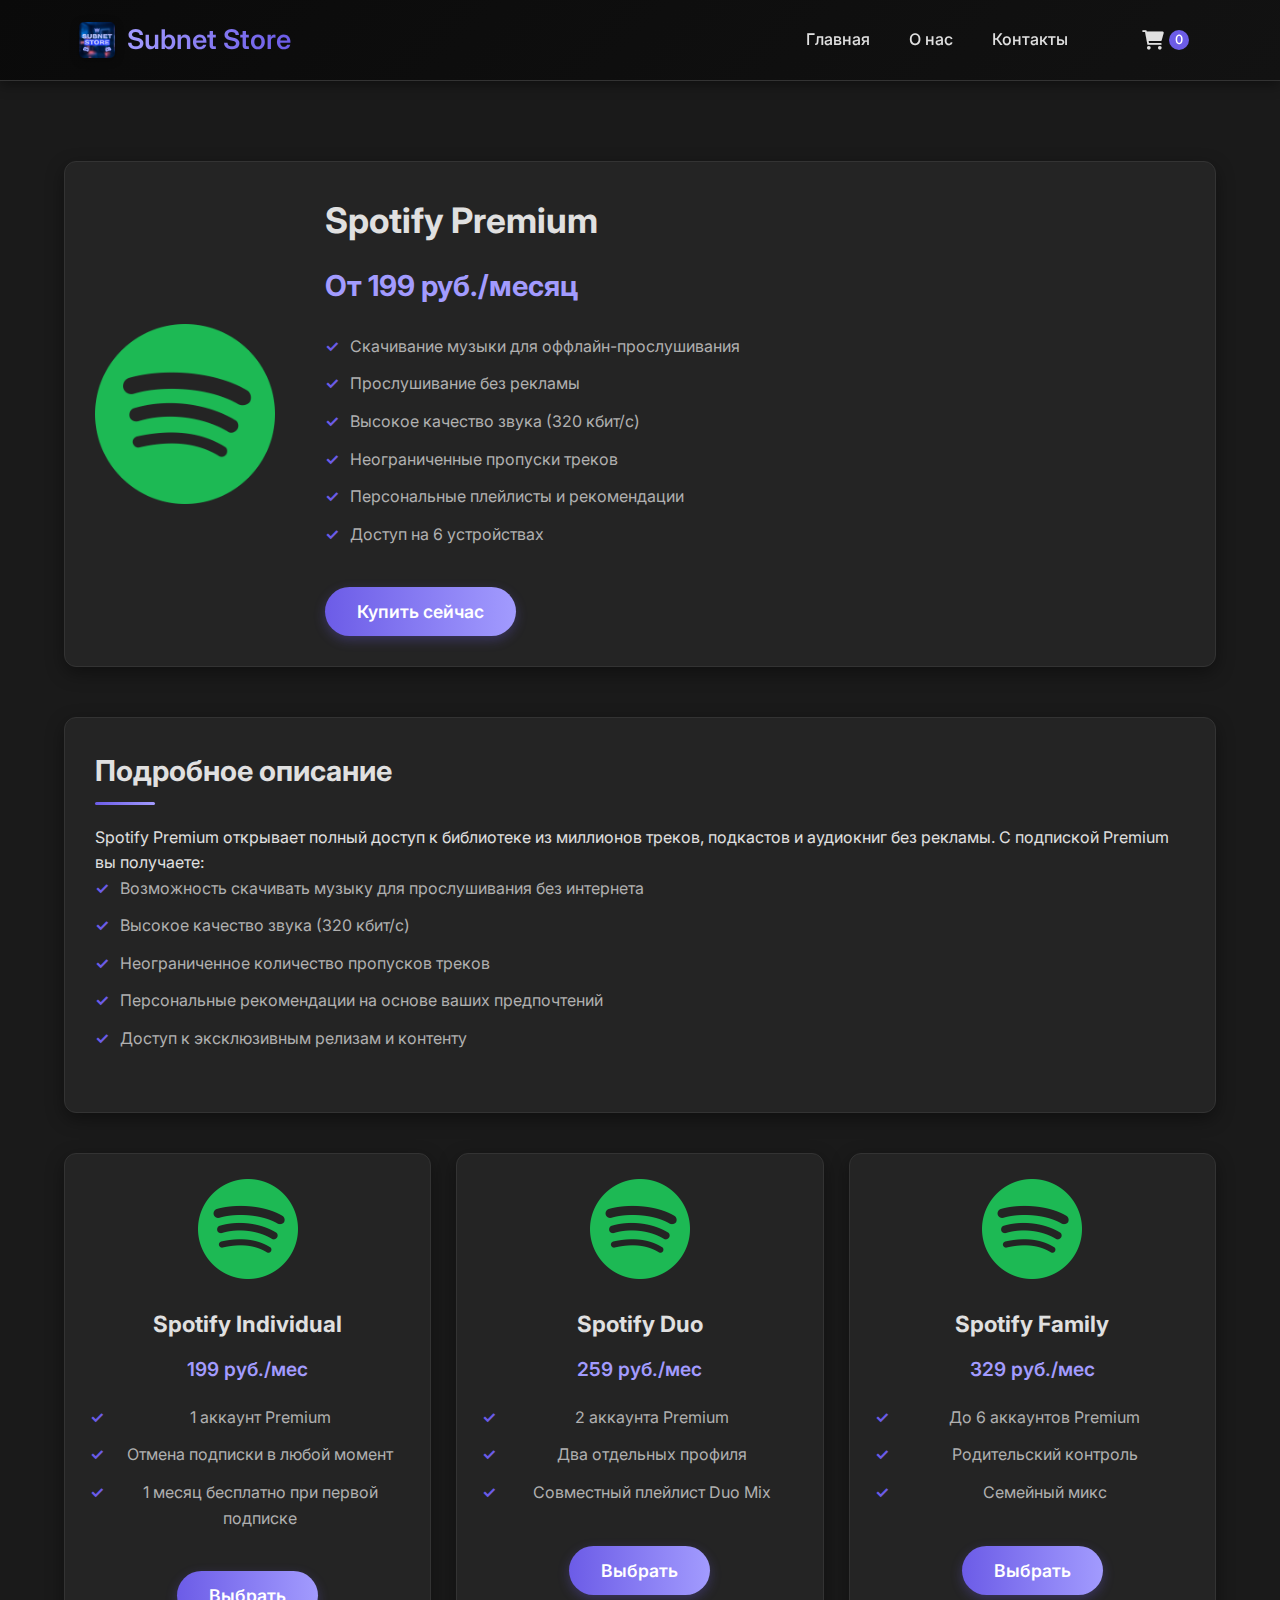
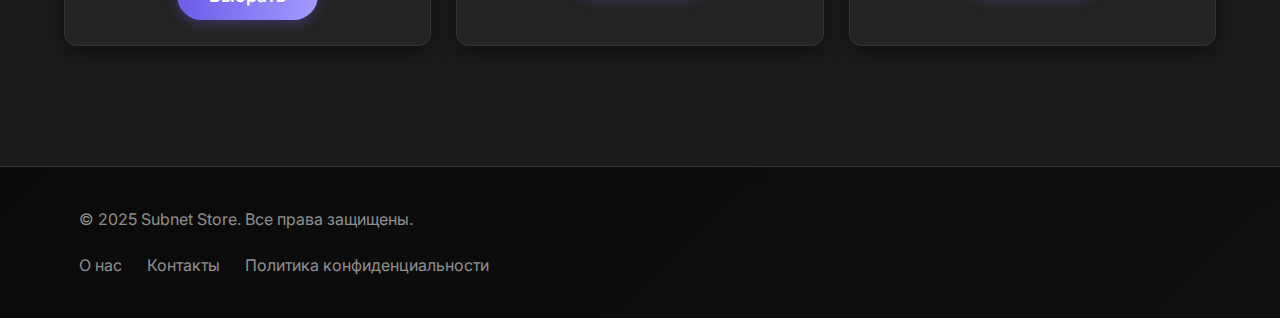
<file: products/spotify.html>
<!DOCTYPE html>
<html lang="ru">
<head>
    <meta charset="UTF-8">
    <meta name="viewport" content="width=device-width, initial-scale=1.0">
    <title>Spotify Premium - Subnet Store</title>
    <link rel="stylesheet" href="../css/style.css">
    <link rel="preconnect" href="https://fonts.googleapis.com">
    <link rel="preconnect" href="https://fonts.gstatic.com" crossorigin>
    <link href="https://fonts.googleapis.com/css2?family=Inter:wght@400;500;600;700&display=swap" rel="stylesheet">
    <link rel="stylesheet" href="https://cdnjs.cloudflare.com/ajax/libs/font-awesome/6.0.0/css/all.min.css">
    <meta name="theme-color" content="#121212">
</head>
<body>
    <header>
        <div class="container">
            <div class="header-content">
                <div class="logo">
                    <img src="../images/logo.png" alt="Subnet Store">
                    <h1>Subnet Store</h1>
                </div>
                <nav>
                    <ul>
                        <li><a href="../index.html">Главная</a></li>
                        <li><a href="../about.html">О нас</a></li>
                        <li><a href="../contacts.html">Контакты</a></li>
                    </ul>
                    <div class="cart-wrapper">
                        <a href="../cart.html" class="cart-link">
                            <i class="fas fa-shopping-cart"></i>
                            <span id="cart-count">0</span>
                        </a>
                        <div class="cart-dropdown">
                            <div id="cart-items"></div>
                            <div class="cart-total">Итого: <span id="cart-total">0</span></div>
                            <a href="../checkout.html" class="btn">Оформить заказ</a>
                        </div>
                    </div>
                </nav>
            </div>
        </div>
    </header>

    <main class="container">
        <section class="product-page">
            <div class="product-details">
                <img src="../images/spotify-icon.png" alt="Spotify Premium" class="product-image">
                <div class="product-info">
                    <h2>Spotify Premium</h2>
                    <p class="price">От 199 руб./месяц</p>
                    <ul class="features">
                        <li>Скачивание музыки для оффлайн-прослушивания</li>
                        <li>Прослушивание без рекламы</li>
                        <li>Высокое качество звука (320 кбит/с)</li>
                        <li>Неограниченные пропуски треков</li>
                        <li>Персональные плейлисты и рекомендации</li>
                        <li>Доступ на 6 устройствах</li>
                    </ul>
                    <button class="btn buy-btn">Купить сейчас</button>
                </div>
            </div>

            <section class="description">
                <h3>Подробное описание</h3>
                <p>Spotify Premium открывает полный доступ к библиотеке из миллионов треков, подкастов и аудиокниг без рекламы. С подпиской Premium вы получаете:</p>
                <ul class="features">
                    <li>Возможность скачивать музыку для прослушивания без интернета</li>
                    <li>Высокое качество звука (320 кбит/с)</li>
                    <li>Неограниченное количество пропусков треков</li>
                    <li>Персональные рекомендации на основе ваших предпочтений</li>
                    <li>Доступ к эксклюзивным релизам и контенту</li>
                </ul>
            </section>

            <section class="plans">
                <!-- Individual -->
                <div class="product-card" data-id="spotify-individual">
                    <img src="../images/spotify-icon.png" alt="Spotify Individual" class="product-image">
                    <h3>Spotify Individual</h3>
                    <p class="price">199 руб./мес</p>
                    <ul class="features">
                        <li>1 аккаунт Premium</li>
                        <li>Отмена подписки в любой момент</li>
                        <li>1 месяц бесплатно при первой подписке</li>
                    </ul>
                    <button class="btn buy-btn">Выбрать</button>
                </div>
                
                <!-- Duo -->
                <div class="product-card" data-id="spotify-duo">
                    <img src="../images/spotify-icon.png" alt="Spotify Duo" class="product-image">
                    <h3>Spotify Duo</h3>
                    <p class="price">259 руб./мес</p>
                    <ul class="features">
                        <li>2 аккаунта Premium</li>
                        <li>Два отдельных профиля</li>
                        <li>Совместный плейлист Duo Mix</li>
                    </ul>
                    <button class="btn buy-btn">Выбрать</button>
                </div>
                
                <!-- Family -->
                <div class="product-card" data-id="spotify-family">
                    <img src="../images/spotify-icon.png" alt="Spotify Family" class="product-image">
                    <h3>Spotify Family</h3>
                    <p class="price">329 руб./мес</p>
                    <ul class="features">
                        <li>До 6 аккаунтов Premium</li>
                        <li>Родительский контроль</li>
                        <li>Семейный микс</li>
                    </ul>
                    <button class="btn buy-btn">Выбрать</button>
                </div>
            </section>
        </section>
    </main>

    <footer>
        <div class="container">
            <p>&copy; 2025 Subnet Store. Все права защищены.</p>
            <div class="footer-links">
                <a href="../about.html">О нас</a>
                <a href="../contacts.html">Контакты</a>
                <a href="../privacy.html">Политика конфиденциальности</a>
            </div>
        </div>
    </footer>

    <script src="../js/script.js"></script>
</body>
</html>
</file>
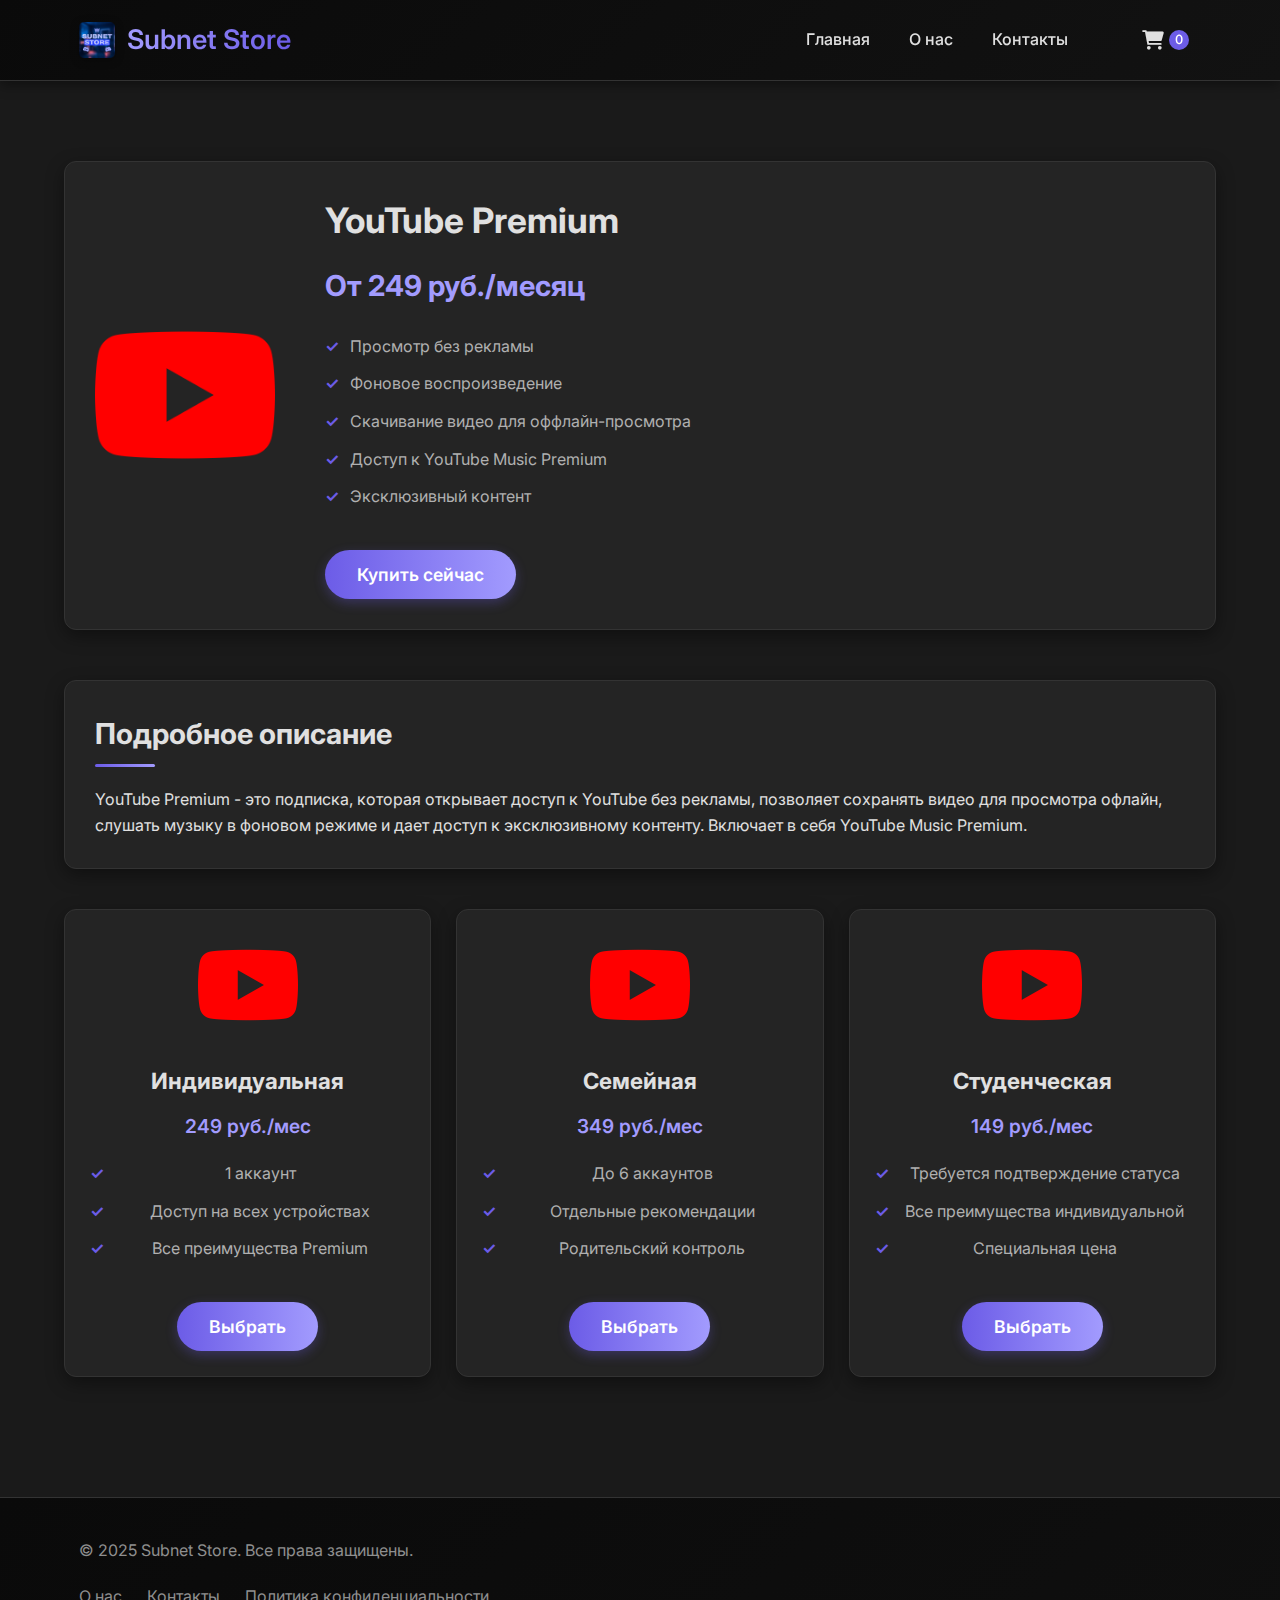
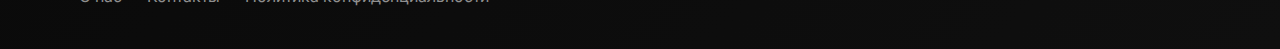
<file: products/youtube.html>
<!DOCTYPE html>
<html lang="ru">
<head>
    <meta charset="UTF-8">
    <meta name="viewport" content="width=device-width, initial-scale=1.0">
    <title>YouTube Premium - Subnet Store</title>
    <link rel="stylesheet" href="../css/style.css">
    <link rel="preconnect" href="https://fonts.googleapis.com">
    <link rel="preconnect" href="https://fonts.gstatic.com" crossorigin>
    <link href="https://fonts.googleapis.com/css2?family=Inter:wght@400;500;600;700&display=swap" rel="stylesheet">
    <link rel="stylesheet" href="https://cdnjs.cloudflare.com/ajax/libs/font-awesome/6.0.0/css/all.min.css">
    <meta name="theme-color" content="#121212">
</head>
<body>
    <header>
        <div class="container">
            <div class="header-content">
                <div class="logo">
                    <img src="../images/logo.png" alt="Subnet Store">
                    <h1>Subnet Store</h1>
                </div>
                <nav>
                    <ul>
                        <li><a href="../index.html">Главная</a></li>
                        <li><a href="../about.html">О нас</a></li>
                        <li><a href="../contacts.html">Контакты</a></li>
                    </ul>
                    <div class="cart-wrapper">
                        <a href="../cart.html" class="cart-link">
                            <i class="fas fa-shopping-cart"></i>
                            <span id="cart-count">0</span>
                        </a>
                        <div class="cart-dropdown">
                            <div id="cart-items"></div>
                            <div class="cart-total">Итого: <span id="cart-total">0</span></div>
                            <a href="../checkout.html" class="btn">Оформить заказ</a>
                        </div>
                    </div>
                </nav>
            </div>
        </div>
    </header>

    <main class="container">
        <section class="product-page">
            <div class="product-details">
                <img src="../images/youtube-icon.png" alt="YouTube Premium" class="product-image">
                <div class="product-info">
                    <h2>YouTube Premium</h2>
                    <p class="price">От 249 руб./месяц</p>
                    <ul class="features">
                        <li>Просмотр без рекламы</li>
                        <li>Фоновое воспроизведение</li>
                        <li>Скачивание видео для оффлайн-просмотра</li>
                        <li>Доступ к YouTube Music Premium</li>
                        <li>Эксклюзивный контент</li>
                    </ul>
                    <button class="btn buy-btn">Купить сейчас</button>
                </div>
            </div>

            <section class="description">
                <h3>Подробное описание</h3>
                <p>YouTube Premium - это подписка, которая открывает доступ к YouTube без рекламы, позволяет сохранять видео для просмотра офлайн, слушать музыку в фоновом режиме и дает доступ к эксклюзивному контенту. Включает в себя YouTube Music Premium.</p>
            </section>

            <section class="plans">
                <!-- Индивидуальная подписка -->
                <div class="product-card" data-id="youtube-individual">
                    <img src="../images/youtube-icon.png" alt="YouTube Premium Индивидуальная" class="product-image">
                    <h3>Индивидуальная</h3>
                    <p class="price">249 руб./мес</p>
                    <ul class="features">
                        <li>1 аккаунт</li>
                        <li>Доступ на всех устройствах</li>
                        <li>Все преимущества Premium</li>
                    </ul>
                    <button class="btn buy-btn">Выбрать</button>
                </div>
                
                <!-- Семейная подписка -->
                <div class="product-card" data-id="youtube-family">
                    <img src="../images/youtube-icon.png" alt="YouTube Premium Семейная" class="product-image">
                    <h3>Семейная</h3>
                    <p class="price">349 руб./мес</p>
                    <ul class="features">
                        <li>До 6 аккаунтов</li>
                        <li>Отдельные рекомендации</li>
                        <li>Родительский контроль</li>
                    </ul>
                    <button class="btn buy-btn">Выбрать</button>
                </div>
                
                <!-- Студенческая подписка -->
                <div class="product-card" data-id="youtube-student">
                    <img src="../images/youtube-icon.png" alt="YouTube Premium Студенческая" class="product-image">
                    <h3>Студенческая</h3>
                    <p class="price">149 руб./мес</p>
                    <ul class="features">
                        <li>Требуется подтверждение статуса</li>
                        <li>Все преимущества индивидуальной</li>
                        <li>Специальная цена</li>
                    </ul>
                    <button class="btn buy-btn">Выбрать</button>
                </div>
            </section>
        </section>
    </main>

    <footer>
        <div class="container">
            <p>&copy; 2025 Subnet Store. Все права защищены.</p>
            <div class="footer-links">
                <a href="../about.html">О нас</a>
                <a href="../contacts.html">Контакты</a>
                <a href="../privacy.html">Политика конфиденциальности</a>
            </div>
        </div>
    </footer>

    <script src="../js/script.js"></script>
</body>
</html>
</file>
<file: css/style.css>
/* Global Dark Theme Styles */
:root {
  --primary: #6c5ce7;
  --primary-light: #a29bfe;
  --secondary: #5649d6;
  --dark: #121212;
  --darker: #0a0a0a;
  --light: #e0e0e0;
  --background: #1a1a1a;
  --card-bg: #242424;
  --card-border: #333333;
  --text: #e0e0e0;
  --text-light: #b0b0b0;
  --shadow-color: rgba(0, 0, 0, 0.4);
}

* {
  margin: 0;
  padding: 0;
  box-sizing: border-box;
  font-family: 'Inter', system-ui, -apple-system, sans-serif;
}

body {
  line-height: 1.6;
  color: var(--text);
  background-color: var(--background);
  min-height: 100vh;
  display: flex;
  flex-direction: column;
}

.container {
  width: 90%;
  max-width: 1200px;
  margin: 0 auto;
  padding: 0 15px;
}

main.container {
  flex: 1;
  padding: 40px 0;
}
/* Header Styles */
header {
  background: linear-gradient(135deg, var(--darker), var(--dark));
  color: var(--light);
  padding: 18px 0;
  box-shadow: 0 4px 12px var(--shadow-color);
  position: sticky;
  top: 0;
  z-index: 100;
  border-bottom: 1px solid var(--card-border);
}
.header-content {
  display: flex;
  justify-content: space-between;
  align-items: center;
  width: 100%;
}

nav {
  display: flex;
  align-items: center;
  gap: 30px;
  margin-left: auto;
}

nav ul {
  display: flex;
  list-style: none;
  gap: 25px;
  margin: 0;
  padding: 0;
}

.logo {
  display: flex;
  align-items: center;
  gap: 12px;
}

.logo img {
  height: 36px;
  filter: drop-shadow(0 2px 4px rgba(0,0,0,0.3));
}

.logo h1 {
  font-weight: 600;
  font-size: 1.7rem;
  background: linear-gradient(to right, var(--primary-light), var(--primary));
  -webkit-background-clip: text;
  background-clip: text;
  color: transparent;
}

nav ul {
  display: flex;
  list-style: none;
  gap: 25px;
}

nav a {
  color: var(--light);
  text-decoration: none;
  font-weight: 500;
  transition: all 0.3s ease;
  padding: 6px 12px;
  border-radius: 6px;
}

nav a:hover {
  background-color: rgba(255,255,255,0.1);
  color: var(--primary-light);
}

/* Hero Section */
.hero {
  text-align: center;
  padding: 60px 40px; /* Фиксированные отступы */
  background: linear-gradient(135deg, var(--dark), var(--darker));
  color: var(--light);
  border-radius: 12px;
  margin: 30px 0;
  box-shadow: 0 8px 24px var(--shadow-color);
  border: 1px solid var(--card-border);
  width: 100%;
  max-width: 1200px; /* Ограничиваем ширину */
}

.hero h2 {
  font-size: 2.4rem;
  margin-bottom: 15px;
  font-weight: 600;
  background: linear-gradient(to right, var(--primary-light), var(--primary));
  -webkit-background-clip: text;
  background-clip: text;
  color: transparent;
}

.hero p {
  font-size: 1.2rem;
  opacity: 0.9;
  color: var(--text-light);
}

/* Product Cards */
.products {
  padding: 40px 0;
}

.products h2 {
  text-align: center;
  margin-bottom: 40px;
  font-size: 2rem;
  color: var(--light);
  position: relative;
  padding-bottom: 15px;
}

.products h2::after {
  content: '';
  position: absolute;
  bottom: 0;
  left: 50%;
  transform: translateX(-50%);
  width: 80px;
  height: 4px;
  background: linear-gradient(to right, var(--primary), var(--primary-light));
  border-radius: 2px;
}

.product-grid {
  display: grid;
  grid-template-columns: repeat(auto-fill, minmax(280px, 1fr));
  gap: 30px;
  width: 100%; /* Занимает всю ширину контейнера */
  max-width: 1200px; /* Максимальная ширина как у контейнера */
  margin: 0 auto; /* Центрируем */
}

.product-card {
  background: var(--card-bg);
  border-radius: 12px;
  padding: 25px;
  box-shadow: 0 6px 18px var(--shadow-color);
  text-align: center;
  transition: all 0.3s ease;
  border: 1px solid var(--card-border);
}

.product-card:hover {
  transform: translateY(-8px);
  box-shadow: 0 12px 24px var(--shadow-color);
  border-color: var(--primary);
}

.product-card img {
  width: 100px;
  height: 100px;
  margin-bottom: 20px;
  object-fit: contain;
}

.product-card h3 {
  margin-bottom: 12px;
  color: var(--light);
  font-size: 1.4rem;
}

.product-card p {
  color: var(--primary-light);
  font-weight: 600;
  margin-bottom: 20px;
  font-size: 1.2rem;
}

/* Buttons */
.btn {
  display: inline-block;
  background: linear-gradient(to right, var(--primary), var(--primary-light));
  color: white;
  padding: 12px 28px;
  border-radius: 50px;
  text-decoration: none;
  font-weight: 600;
  transition: all 0.3s ease;
  border: none;
  cursor: pointer;
  box-shadow: 0 4px 12px rgba(108, 92, 231, 0.3);
}

.btn:hover {
  transform: translateY(-2px);
  box-shadow: 0 8px 16px rgba(108, 92, 231, 0.4);
  background: linear-gradient(to right, var(--primary-light), var(--primary));
}

.buy-btn {
  padding: 14px 32px;
  font-size: 1.1rem;
  margin-top: 10px;
}

/* Product Page */
.product-page {
  padding: 40px 0;
}

.product-details {
  display: flex;
  gap: 50px;
  margin-bottom: 50px;
  align-items: center;
  background: var(--card-bg);
  padding: 30px;
  border-radius: 12px;
  box-shadow: 0 6px 18px var(--shadow-color);
  border: 1px solid var(--card-border);
  max-width: 1200px; /* Ограничиваем ширину */
  width: 100%;
}

.product-image {
  width: 250px;
  height: 250px;
  object-fit: contain;
}

.product-info h2 {
  font-size: 2.2rem;
  margin-bottom: 15px;
  color: var(--light);
}

.price {
  font-size: 1.8rem;
  color: var(--primary-light);
  margin-bottom: 25px;
  font-weight: 700;
}

.features {
  margin-bottom: 30px;
  list-style: none;
}

.features li {
  margin-bottom: 12px;
  position: relative;
  padding-left: 25px;
  color: var(--text-light);
}

.features li::before {
  content: '✓';
  position: absolute;
  left: 0;
  color: var(--primary);
  font-weight: bold;
}

.description {
  background: var(--card-bg);
  padding: 30px;
  border-radius: 12px;
  box-shadow: 0 6px 18px var(--shadow-color);
  margin-bottom: 40px;
  border: 1px solid var(--card-border);
}

.description h3 {
  margin-bottom: 20px;
  font-size: 1.8rem;
  color: var(--light);
  position: relative;
  padding-bottom: 10px;
}

.description h3::after {
  content: '';
  position: absolute;
  bottom: 0;
  left: 0;
  width: 60px;
  height: 3px;
  background: linear-gradient(to right, var(--primary), var(--primary-light));
  border-radius: 2px;
}

/* Plans Section */
.plans {
  display: grid;
  grid-template-columns: repeat(auto-fit, minmax(280px, 1fr));
  gap: 25px;
  margin: 40px 0;
  width: 100%;
  max-width: 1200px; /* Ограничиваем ширину */
}

.plan {
  background: var(--card-bg);
  padding: 30px;
  border-radius: 12px;
  box-shadow: 0 6px 18px var(--shadow-color);
  transition: all 0.3s ease;
  border: 1px solid var(--card-border);
  text-align: center;
}

.plan:hover {
  transform: translateY(-5px);
  box-shadow: 0 12px 24px var(--shadow-color);
  border-color: var(--primary);
}

.plan h4 {
  color: var(--primary-light);
  margin-bottom: 15px;
  font-size: 1.4rem;
}

.plan p {
  font-weight: 700;
  margin-bottom: 20px;
  font-size: 1.6rem;
  color: var(--light);
}

.plan ul {
  list-style: none;
  margin-top: 20px;
}

.plan li {
  margin-bottom: 12px;
  color: var(--text-light);
  position: relative;
  padding-left: 25px;
  text-align: left;
}

.plan li::before {
  content: '•';
  position: absolute;
  left: 10px;
  color: var(--primary);
  font-weight: bold;
}

/* Features Grid */
.features-grid {
  display: grid;
  grid-template-columns: repeat(auto-fit, minmax(240px, 1fr));
  gap: 25px;
  margin: 40px 0;
}

.feature-card {
  background: var(--card-bg);
  padding: 25px;
  border-radius: 12px;
  box-shadow: 0 6px 18px var(--shadow-color);
  transition: all 0.3s ease;
  border: 1px solid var(--card-border);
}

.feature-card:hover {
  transform: translateY(-5px);
  box-shadow: 0 12px 24px var(--shadow-color);
  border-color: var(--primary);
}

.feature-card h4 {
  color: var(--primary-light);
  margin-bottom: 15px;
  font-size: 1.3rem;
}

/* Footer */
footer {
  background: linear-gradient(135deg, var(--darker), #0f0f0f);
  color: var(--text-light);
  padding: 40px 0;
  margin-top: auto;
  border-top: 1px solid var(--card-border);
}

footer p {
  margin-bottom: 20px;
  opacity: 0.8;
}

.footer-links {
  display: flex;
  gap: 25px;
}

.footer-links a {
  color: var(--text-light);
  text-decoration: none;
  transition: all 0.3s ease;
  opacity: 0.8;
}

.footer-links a:hover {
  opacity: 1;
  color: var(--primary-light);
  text-decoration: underline;
}

/* Responsive Styles */
@media (max-width: 992px) {
  .product-details {
    flex-direction: column;
    text-align: center;
  }
  
  .features li, .plan li {
    text-align: center;
    padding-left: 0;
  }
  
  .features li::before, .plan li::before {
    display: none;
  }
}

@media (max-width: 768px) {
  .header-content {
    flex-direction: column;
  }
  
  nav {
    margin-top: 15px;
    width: 100%;
    justify-content: space-between;
  }
  
  nav ul {
    gap: 15px;
  }
}
  nav ul {
    gap: 15px;
  }
  
  .hero h2 {
    font-size: 2rem;
  }
  
  .product-image {
    width: 180px;
    height: 180px;
  }
}

@media (max-width: 576px) {
  .logo h1 {
    font-size: 1.5rem;
  }
  
  nav ul {
    gap: 10px;
  }
  
  .hero {
    padding: 40px 0;
  }
  
  .hero h2 {
    font-size: 1.8rem;
  }
  
  .footer-links {
    flex-direction: column;
    gap: 10px;
  }
}

/* Privacy Policy Styles */
.privacy-policy {
  max-width: 800px;
  margin: 0 auto;
  padding: 40px 20px;
}

.privacy-policy h2 {
  font-size: 2.2rem;
  color: var(--primary-light);
  margin-bottom: 10px;
  text-align: center;
}

.last-updated {
  text-align: center;
  color: var(--text-light);
  margin-bottom: 40px;
  font-size: 0.9rem;
}

.privacy-policy article {
  margin-bottom: 30px;
  background: var(--card-bg);
  padding: 25px;
  border-radius: 8px;
  border: 1px solid var(--card-border);
}

.privacy-policy h3 {
  color: var(--primary-light);
  margin-bottom: 15px;
  font-size: 1.4rem;
}

.privacy-policy ul {
  margin: 15px 0;
  padding-left: 20px;
}

.privacy-policy li {
  margin-bottom: 8px;
  color: var(--text-light);
}

.privacy-policy address {
  font-style: normal;
  margin-top: 15px;
}

.privacy-policy a {

  text-decoration: none;
  transition: color 0.3s;
}

.privacy-policy a:hover {
  color: var(--primary);
  text-decoration: underline;
}

/* Cart Styles */
.cart-wrapper {
  position: relative;
  margin-left: 20px;
}

.cart-link {
  color: var(--light);
  font-size: 1.2rem;
  position: relative;
  display: flex;
  align-items: center;
  text-decoration: none;
}

#cart-count {
  background: var(--primary);
  color: white;
  border-radius: 50%;
  width: 20px;
  height: 20px;
  display: flex;
  align-items: center;
  justify-content: center;
  font-size: 0.8rem;
  margin-left: 5px;
}

.cart-dropdown {
  position: absolute;
  right: 0;
  top: 100%;
  width: 300px;
  background: var(--card-bg);
  border: 1px solid var(--card-border);
  border-radius: 8px;
  padding: 15px;
  box-shadow: 0 8px 16px var(--shadow-color);
  display: none;
  z-index: 1000;
}

.cart-wrapper:hover .cart-dropdown {
  display: block;
}

.cart-item {
  display: flex;
  justify-content: space-between;
  padding: 8px 0;
  border-bottom: 1px solid var(--card-border);
}

.cart-item button {
  background: none;
  border: none;
  color: var(--text-light);
  cursor: pointer;
}

.cart-total {
  font-weight: bold;
  margin: 15px 0;
  text-align: right;
}

/* Cart Page Styles */
.cart-page {
  max-width: 1000px;
}

.cart-items {
  margin-bottom: 30px;
}

.cart-item {
  display: flex;
  align-items: center;
  padding: 15px;
  background: var(--card-bg);
  border-radius: 8px;
  margin-bottom: 15px;
  border: 1px solid var(--card-border);
}

.cart-item img {
  width: 60px;
  height: 60px;
  object-fit: contain;
  margin-right: 15px;
}

.item-info {
  flex-grow: 1;
}

.item-price {
  color: var(--primary-light);
  font-weight: 600;
}

.cart-summary {
  background: var(--card-bg);
  padding: 25px;
  border-radius: 8px;
  border: 1px solid var(--card-border);
}

.summary-row {
  display: flex;
  justify-content: space-between;
  margin-bottom: 15px;
}

.summary-row.total {
  font-size: 1.2rem;
  font-weight: 600;
}

.checkout-btn {
  width: 100%;
  text-align: center;
  margin-top: 20px;
}

/* Checkout Page Styles */
.checkout-grid {
  display: grid;
  grid-template-columns: 1fr 1fr;
  gap: 30px;
  margin-bottom: 30px;
}

.checkout-form, .order-summary {
  background: var(--card-bg);
  padding: 25px;
  border-radius: 8px;
  border: 1px solid var(--card-border);
}

.form-group {
  margin-bottom: 20px;
}

.form-group label {
  display: block;
  margin-bottom: 8px;
  font-weight: 500;
}

.form-group input, 
.form-group textarea {
  width: 100%;
  padding: 10px 15px;
  background: var(--background);
  border: 1px solid var(--card-border);
  border-radius: 6px;
  color: var(--text);
}

.submit-order {
  width: 100%;
  max-width: 300px;
  display: block;
  margin: 0 auto;
}

/* Order Success Styles */
.order-success {
  text-align: center;
  max-width: 600px;
}

.success-icon {
  width: 80px;
  height: 80px;
  background: var(--primary);
  color: white;
  border-radius: 50%;
  display: flex;
  align-items: center;
  justify-content: center;
  font-size: 2.5rem;
  margin: 0 auto 30px;
}

.order-id {
  font-size: 1.2rem;
  margin: 20px 0;
  padding: 15px;
  background: var(--card-bg);
  border-radius: 8px;
  display: inline-block;
}

.order-id span {
  color: var(--primary-light);
  font-weight: 600;
}

.loader {
  position: fixed;
  top: 0;
  left: 0;
  width: 100%;
  height: 100%;
  background: rgba(0,0,0,0.7);
  display: flex;
  align-items: center;
  justify-content: center;
  z-index: 9999;
}

.loader::after {
  content: '';
  width: 50px;
  height: 50px;
  border: 5px solid var(--primary-light);
  border-top-color: transparent;
  border-radius: 50%;
  animation: spin 1s linear infinite;
}

@keyframes spin {
  to { transform: rotate(360deg); }
}

/* Стили для изображений в корзине */
.cart-item-image {
  width: 40px;
  height: 40px;
  object-fit: contain;
  margin-right: 10px;
  border-radius: 4px;
}

.checkout-item-image {
  width: 50px;
  height: 50px;
  object-fit: contain;
  margin-right: 15px;
}

.cart-item, .checkout-item {
  display: flex;
  align-items: center;
  padding: 8px 0;
}

.cart-item-info, .checkout-item > div {
  flex-grow: 1;
}

/* Dark mode toggle (optional) */
.dark-mode-toggle {
  position: fixed;
  bottom: 20px;
  right: 20px;
  background: var(--card-bg);
  border: 1px solid var(--card-border);
  border-radius: 50%;
  width: 50px;
  height: 50px;
  display: flex;
  align-items: center;
  justify-content: center;
  cursor: pointer;
  box-shadow: 0 4px 12px var(--shadow-color);
  z-index: 100;
}

.dark-mode-toggle i {
  font-size: 1.5rem;
  color: var(--primary);
}
</file>
